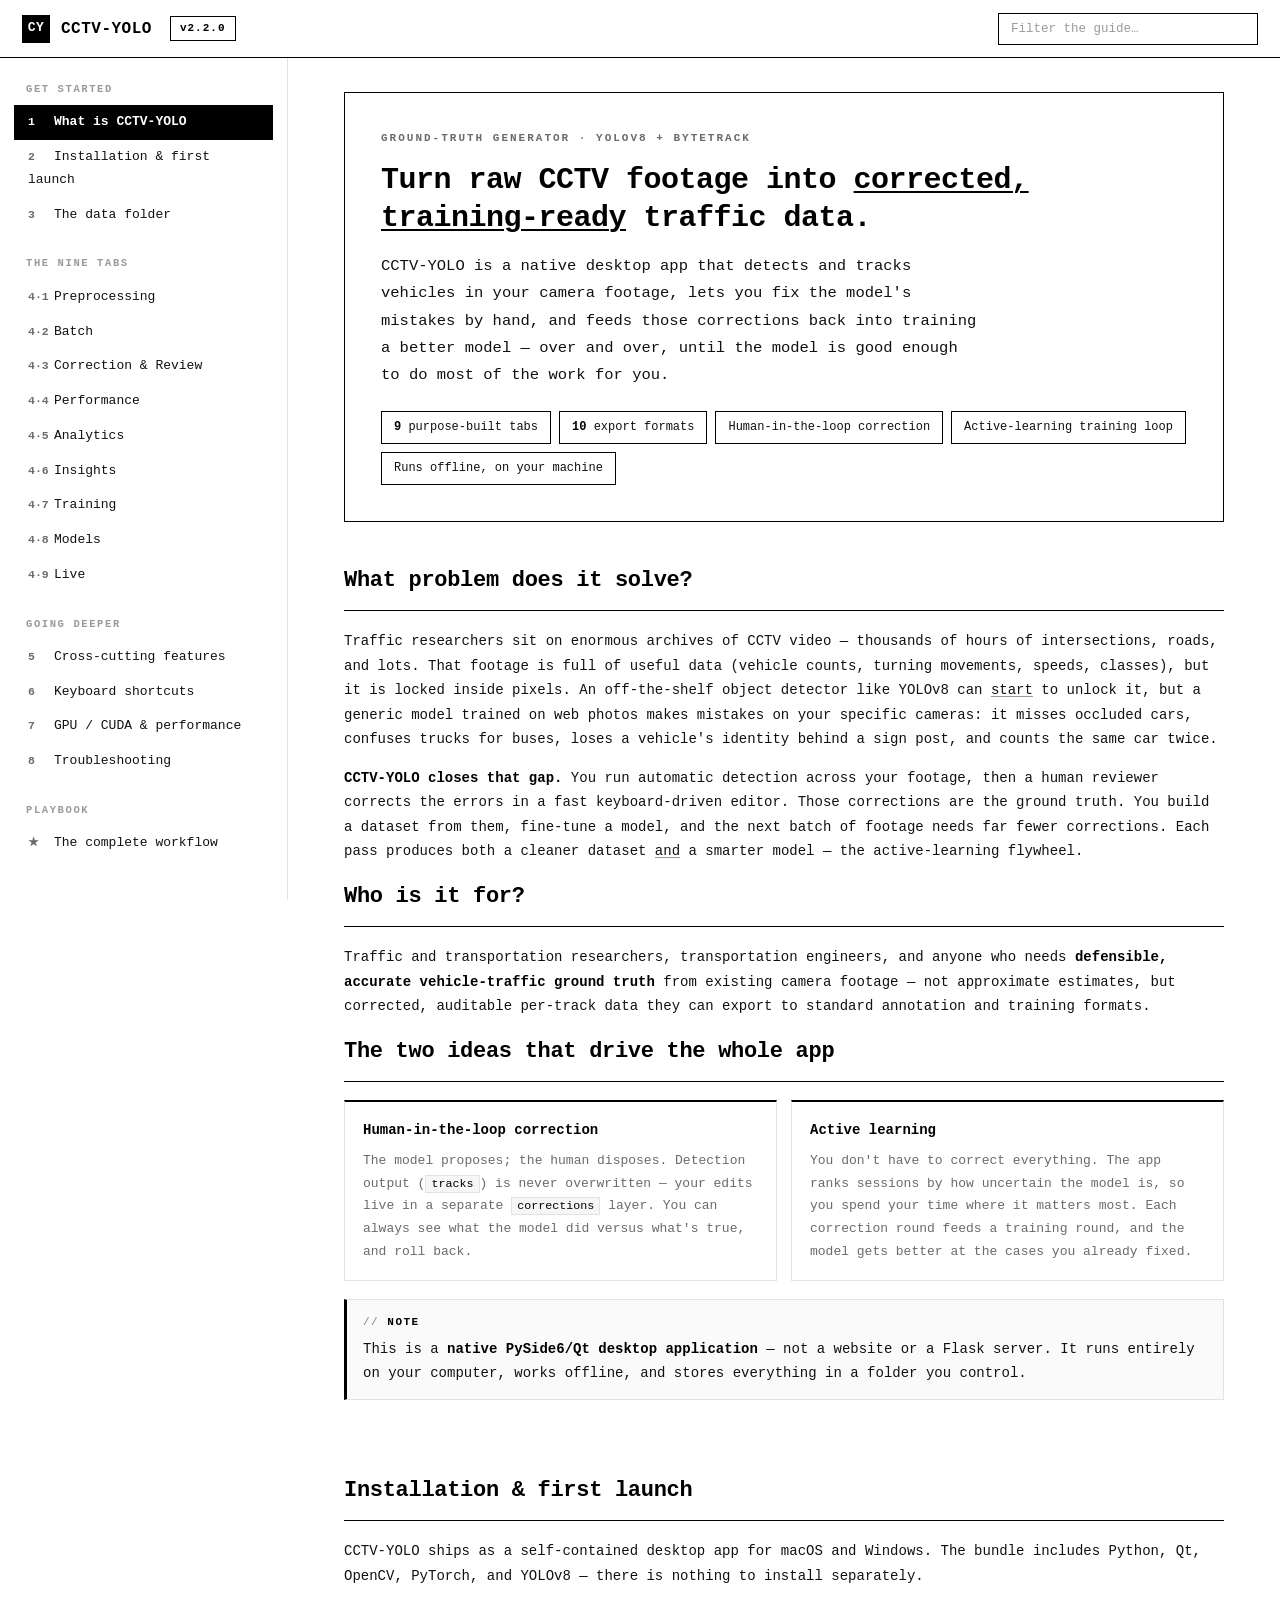
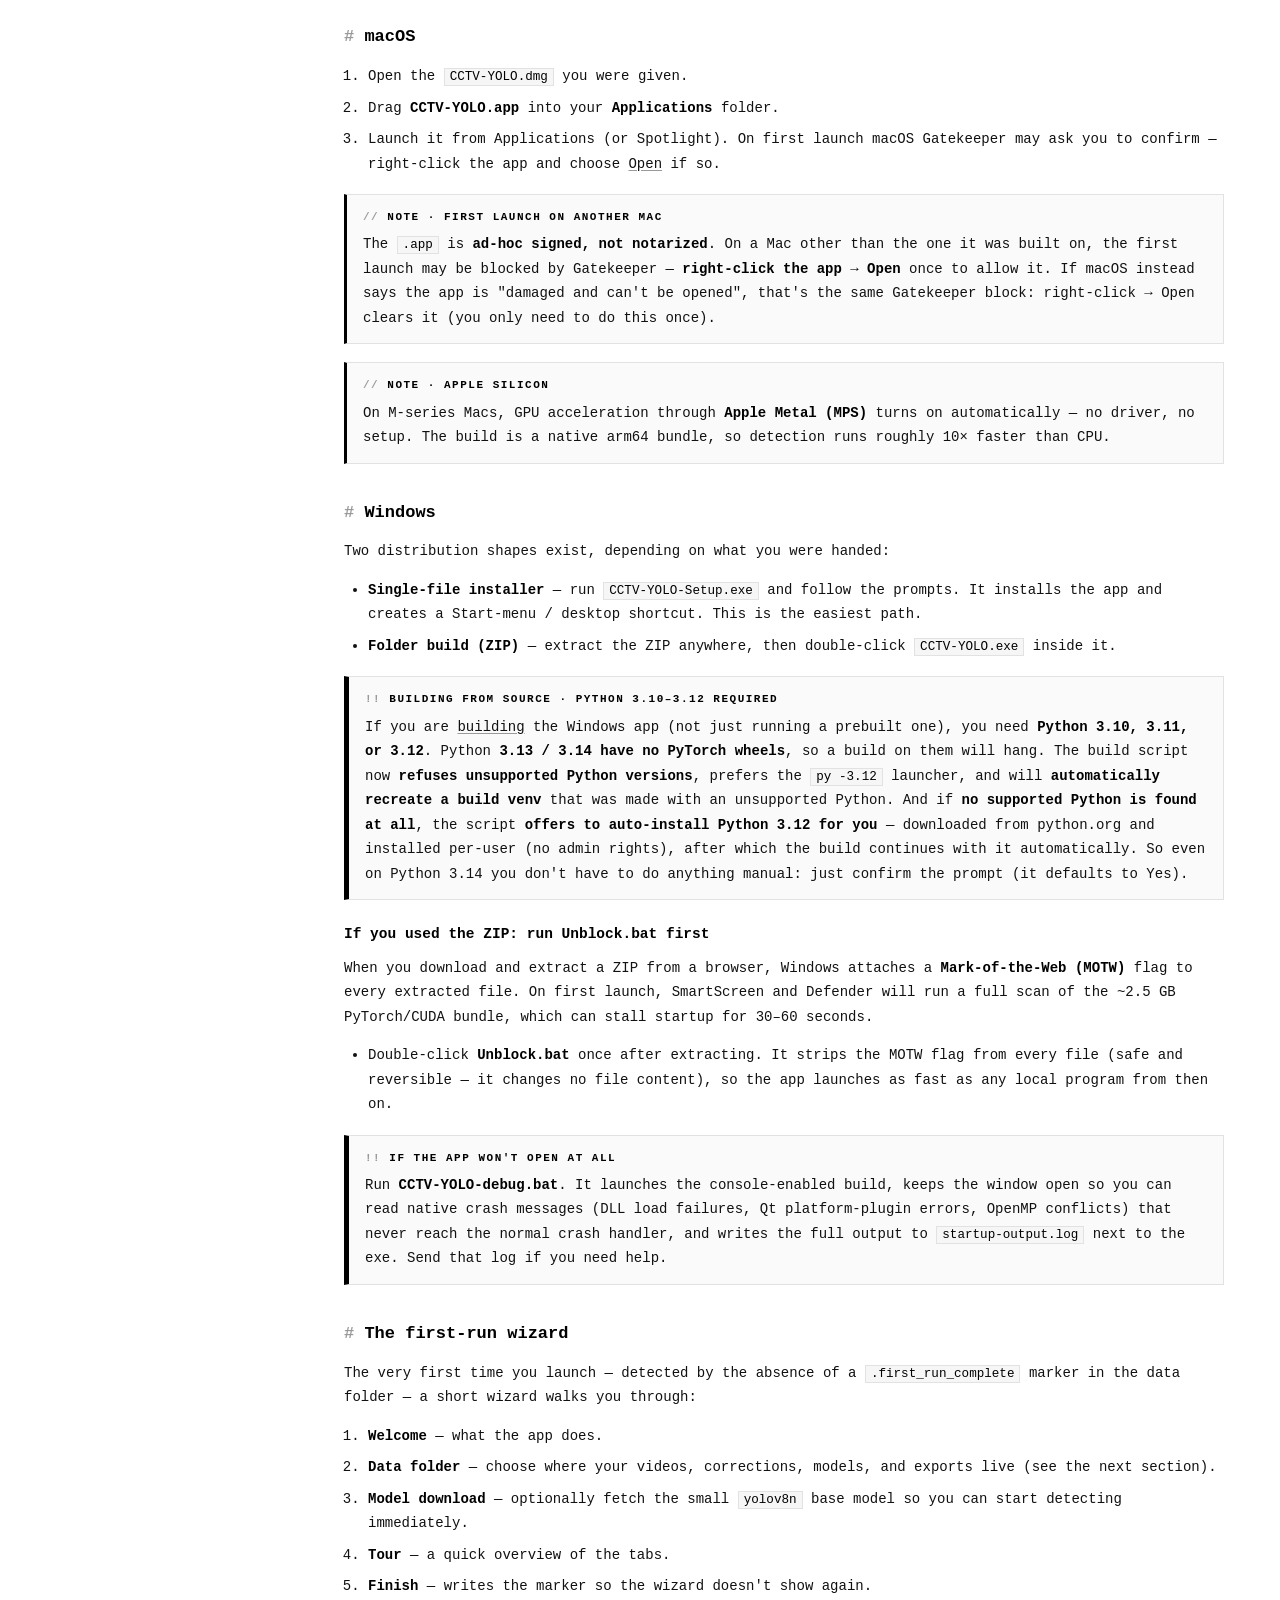
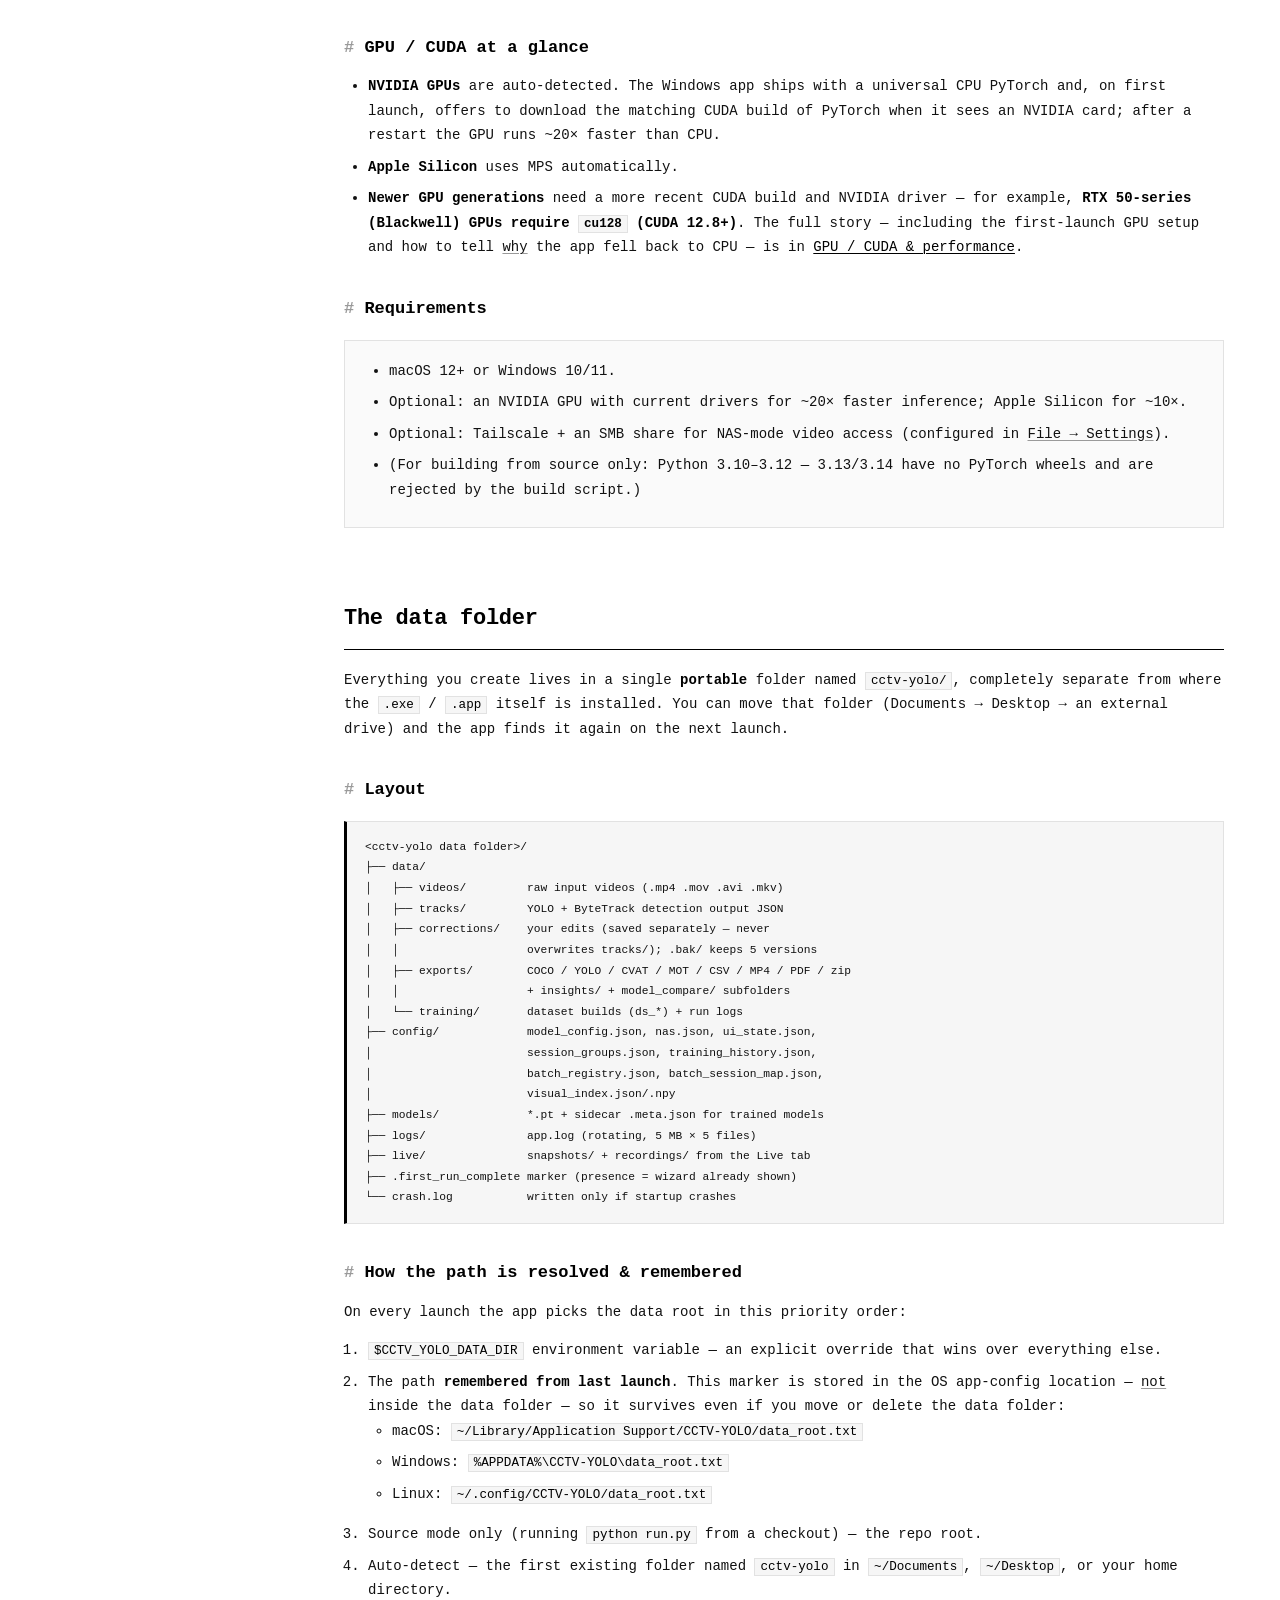
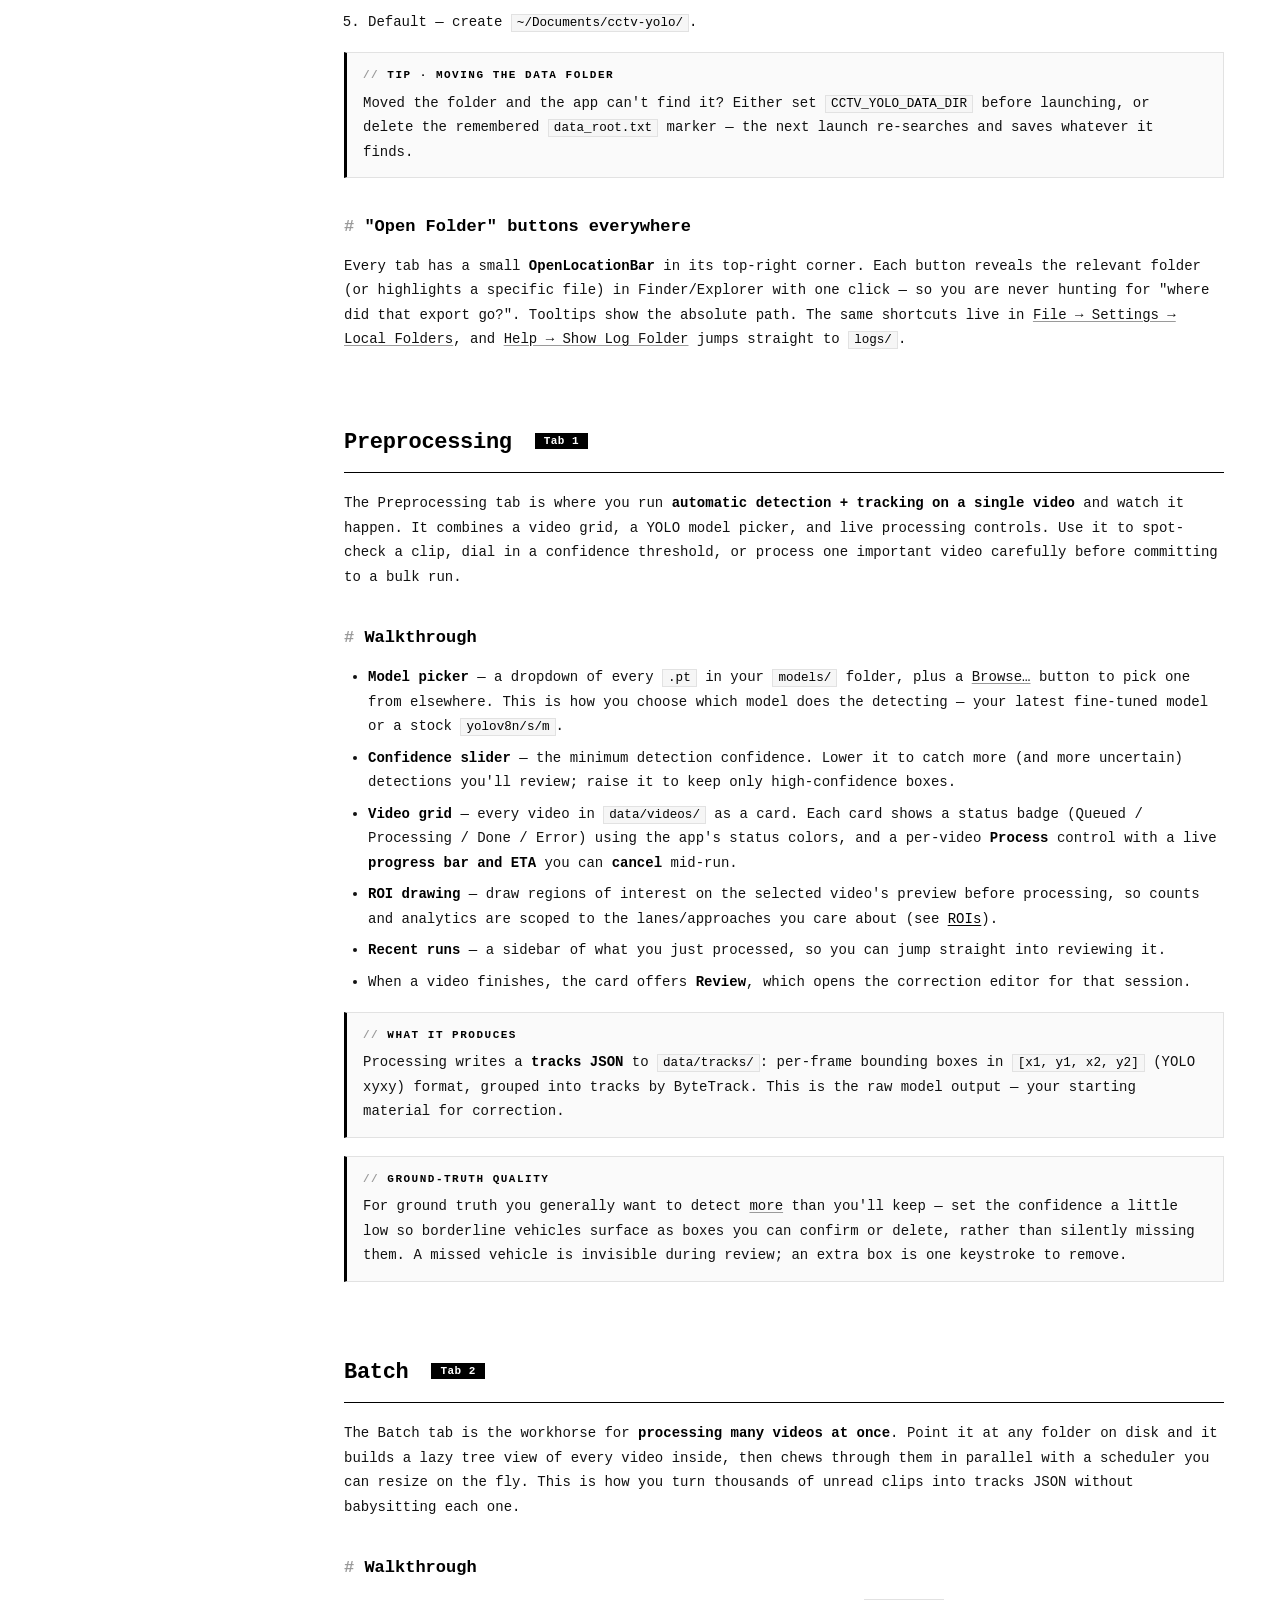
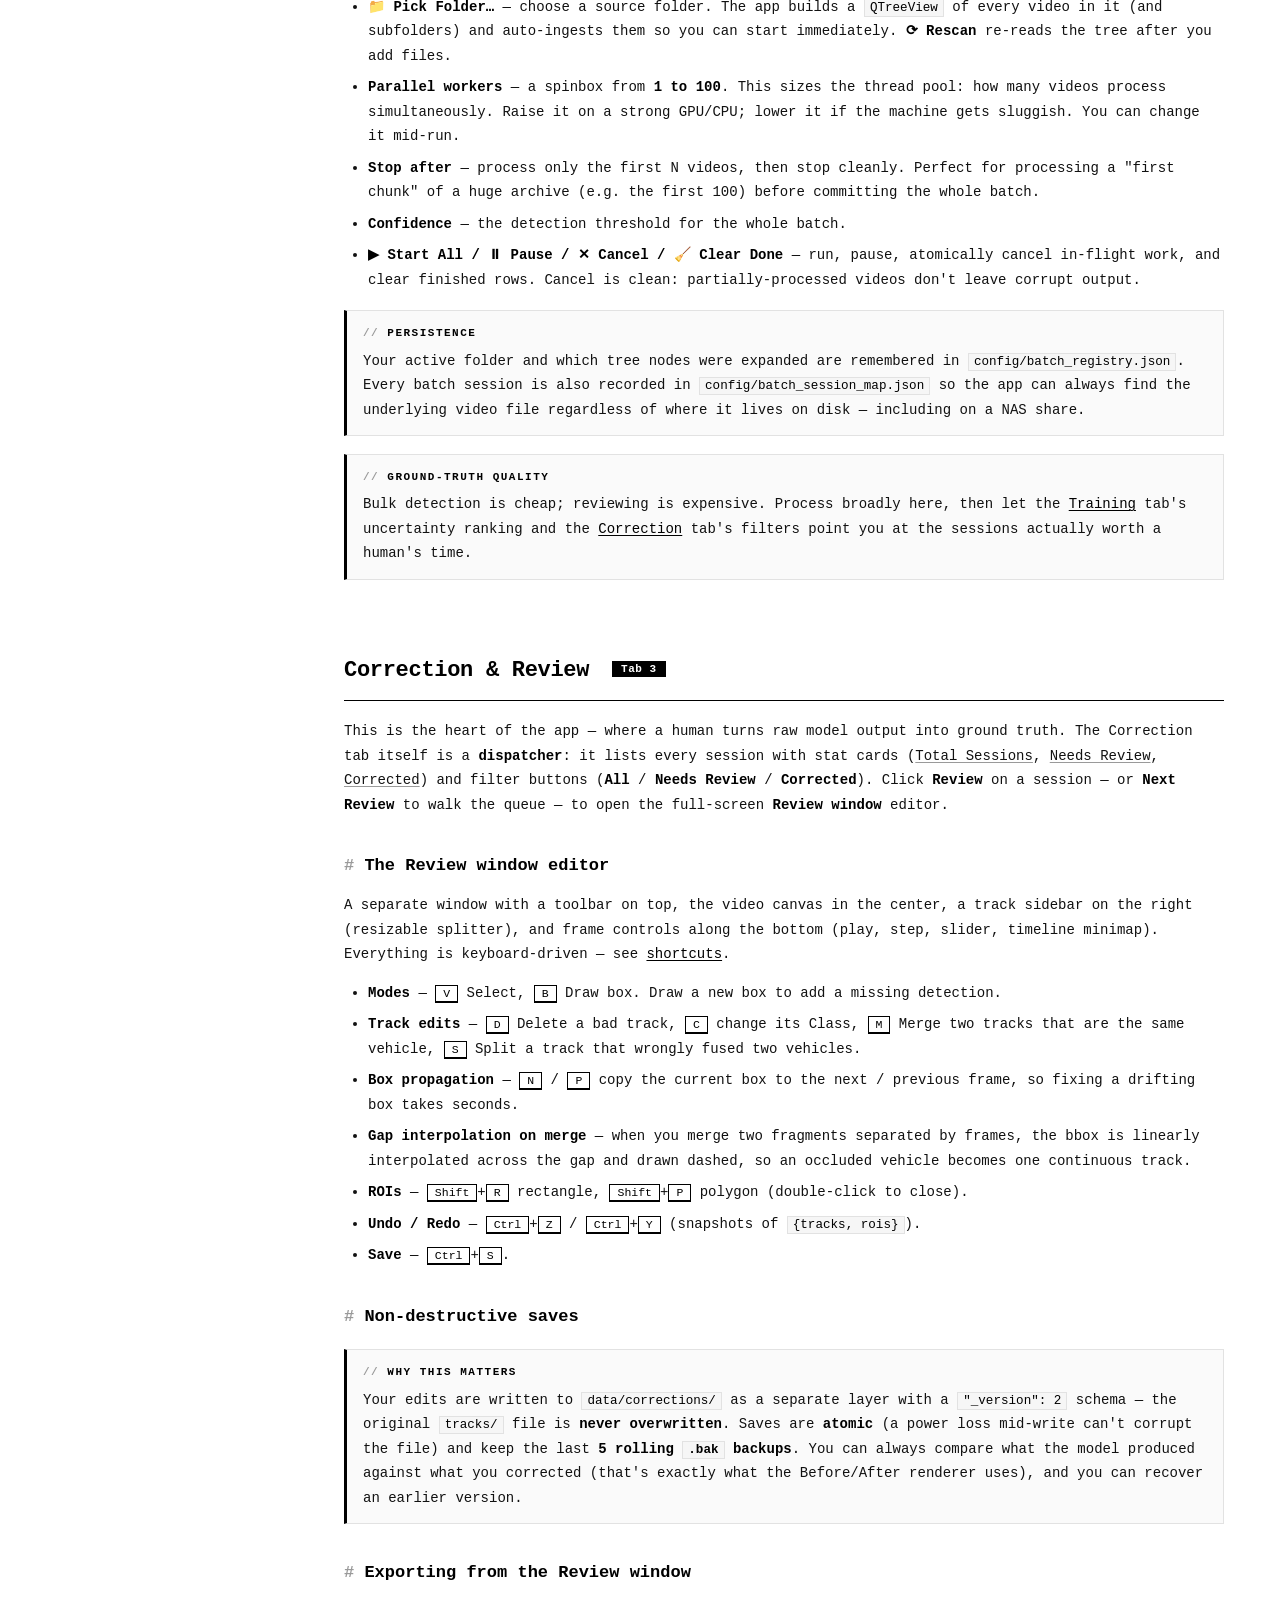
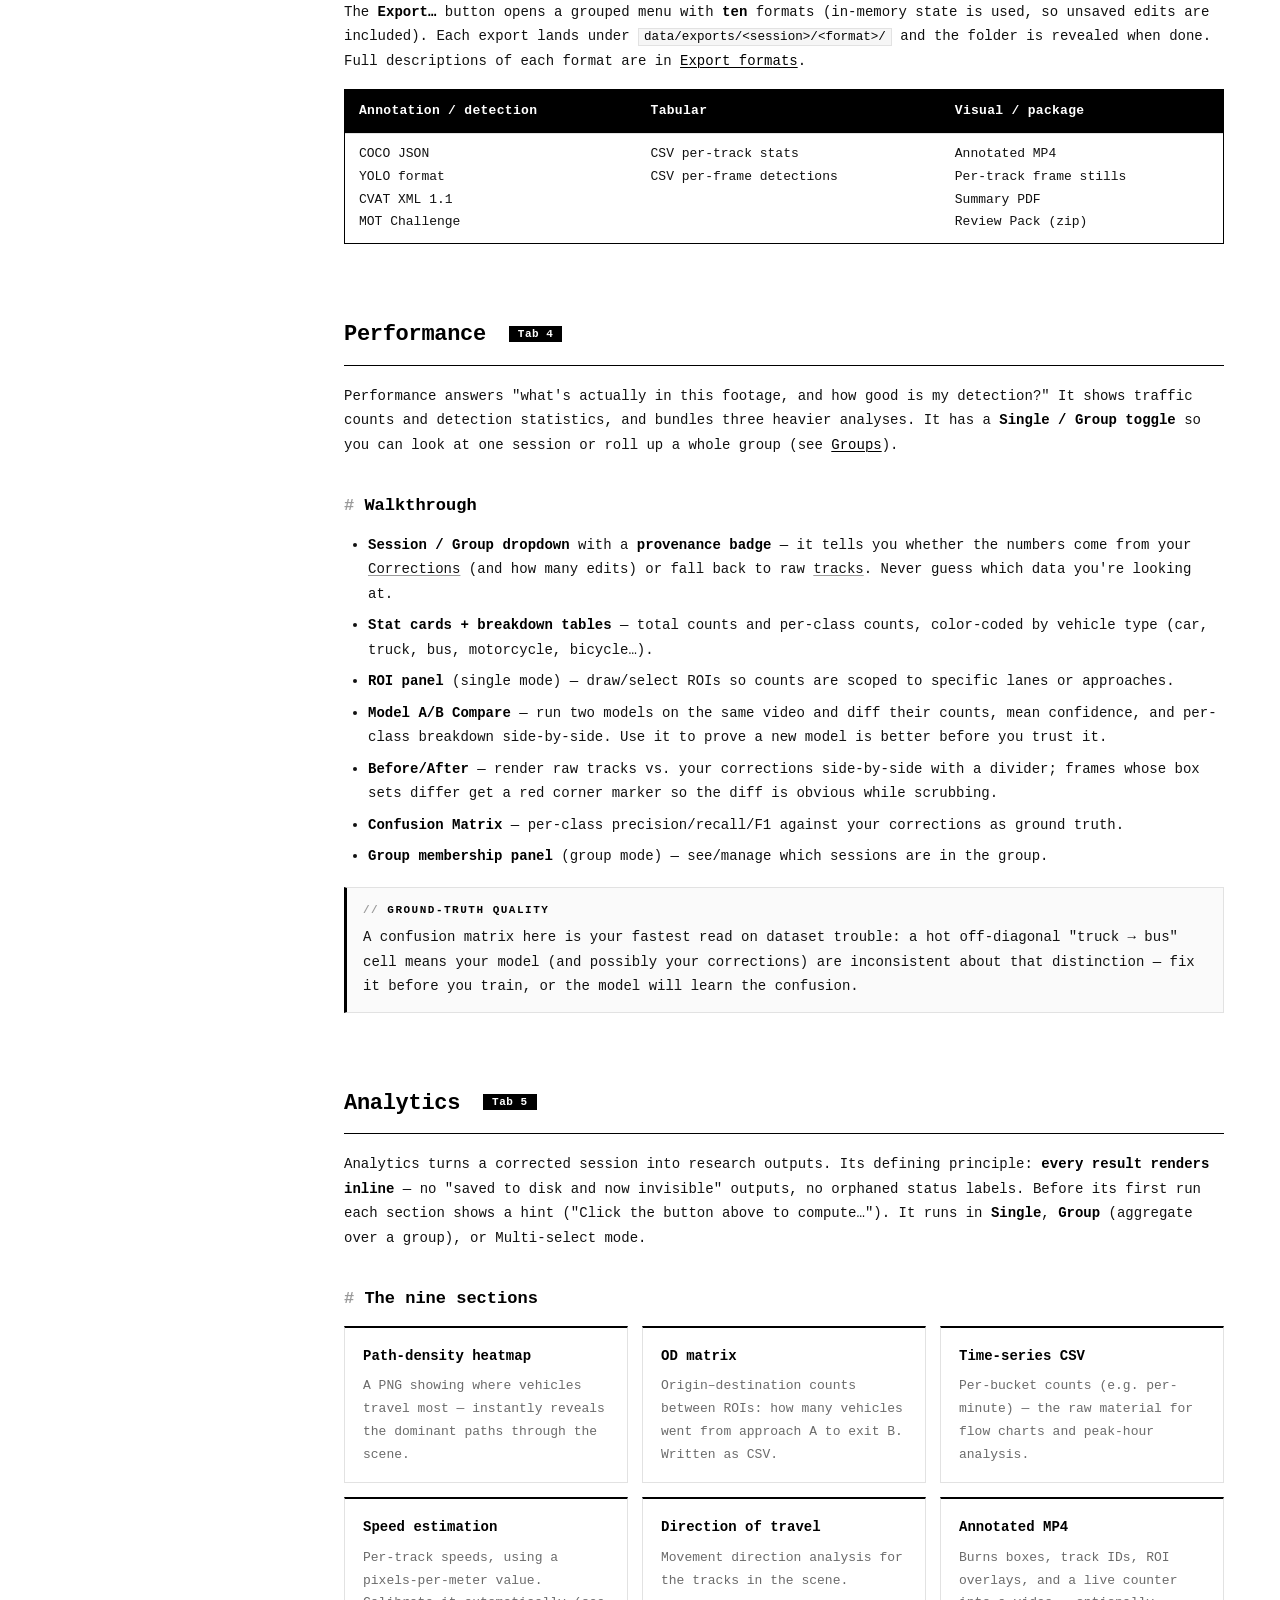
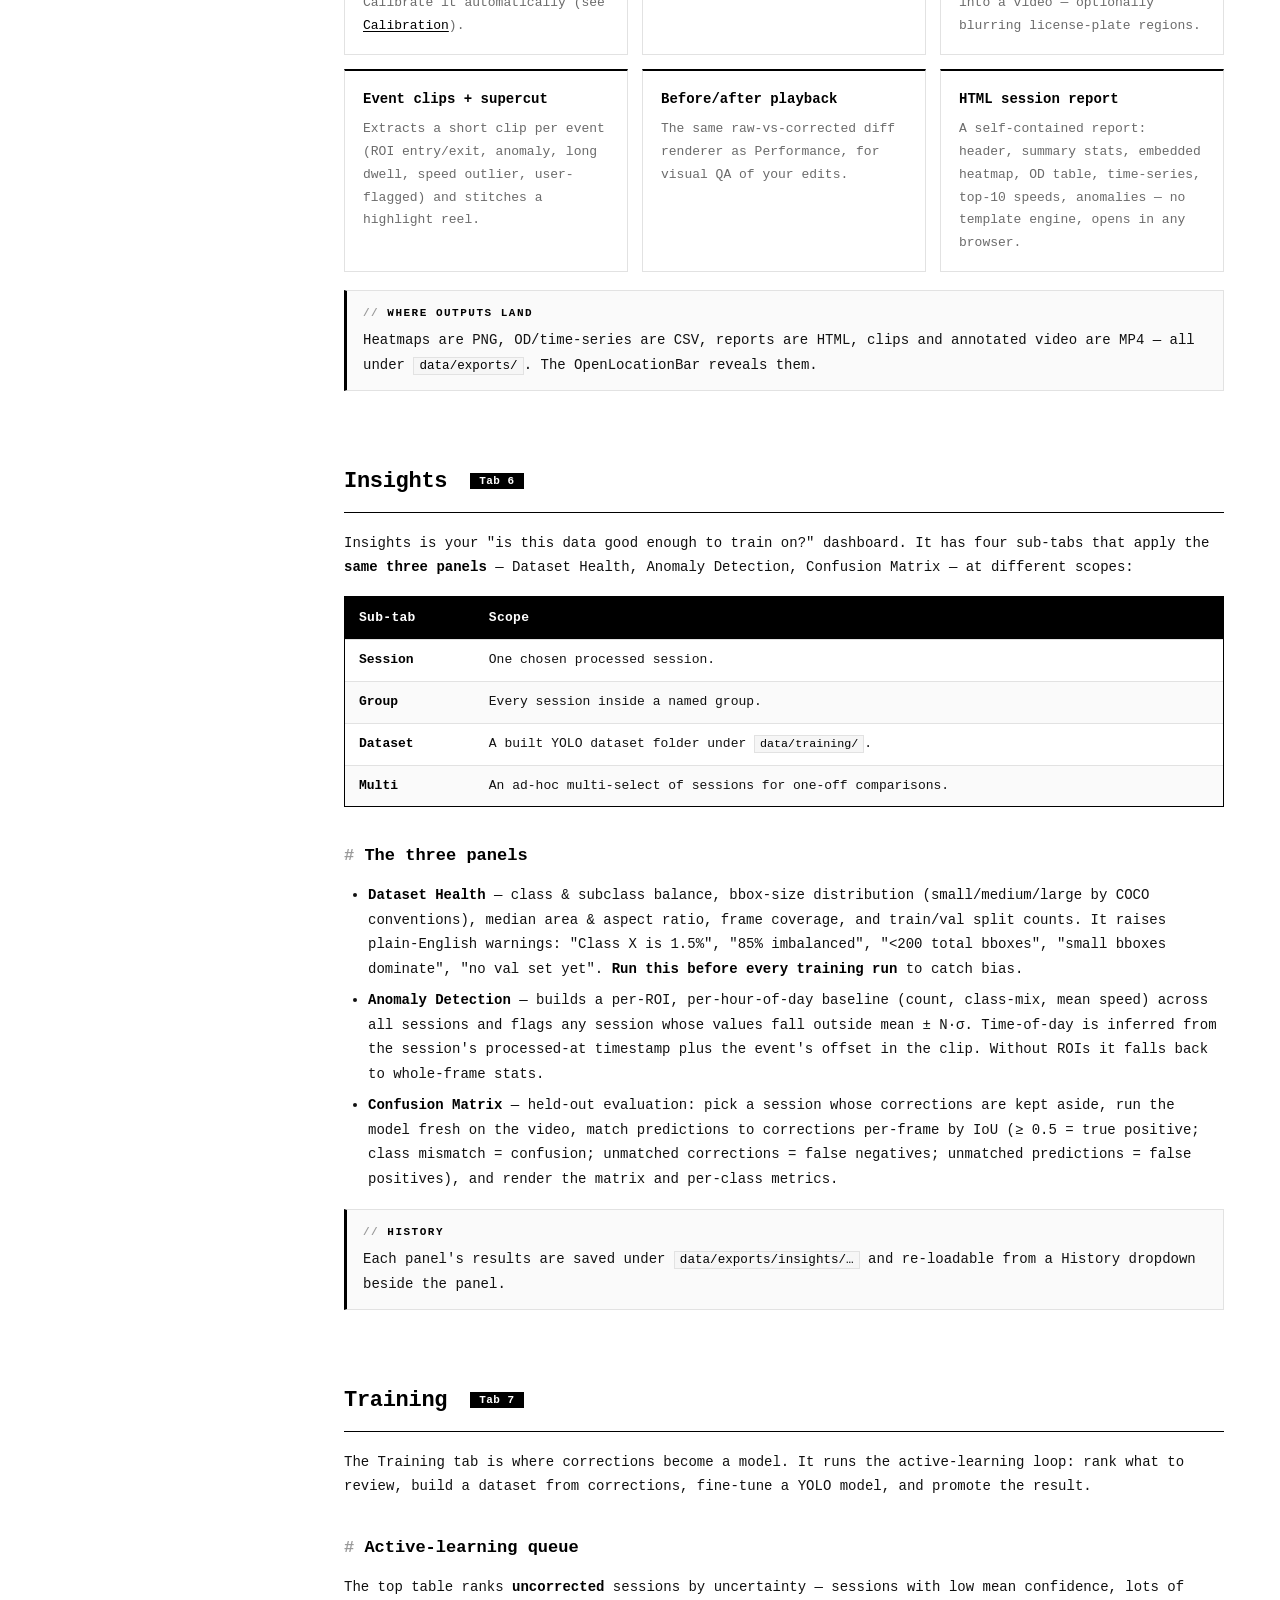
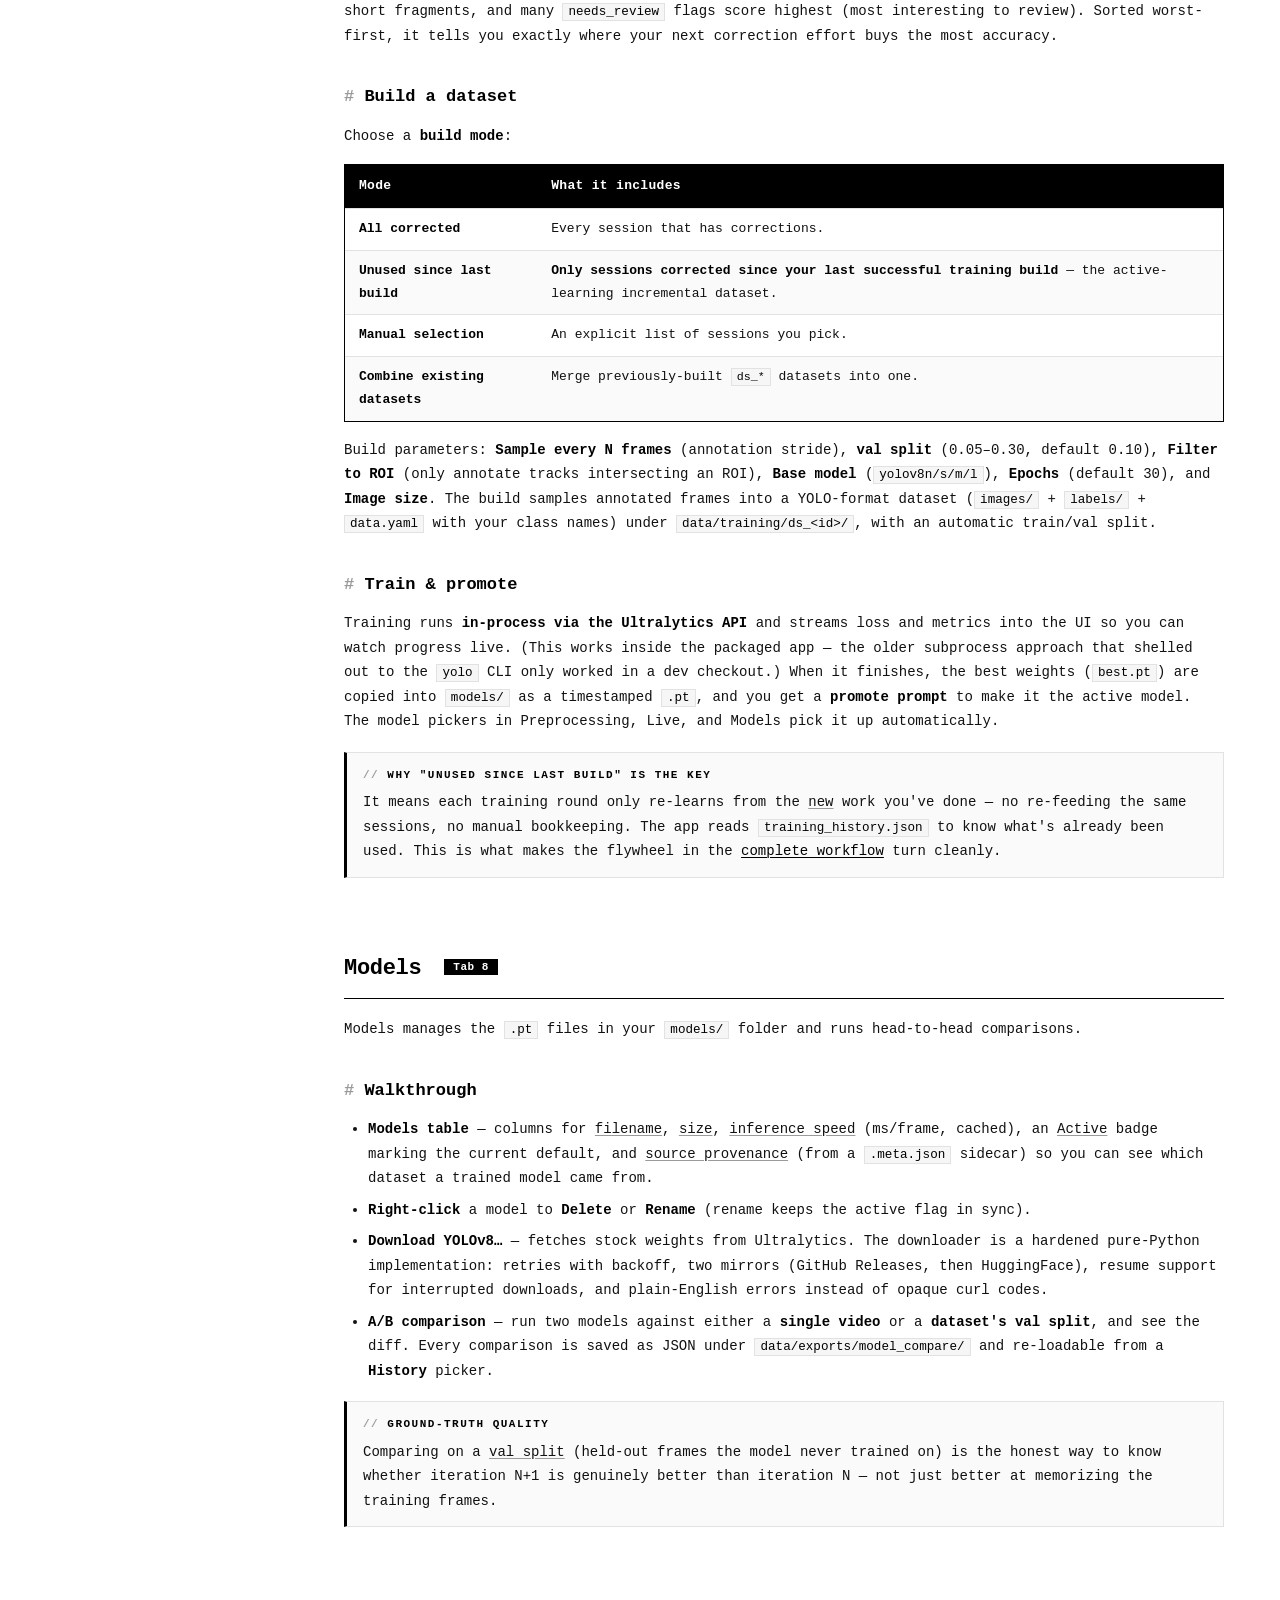
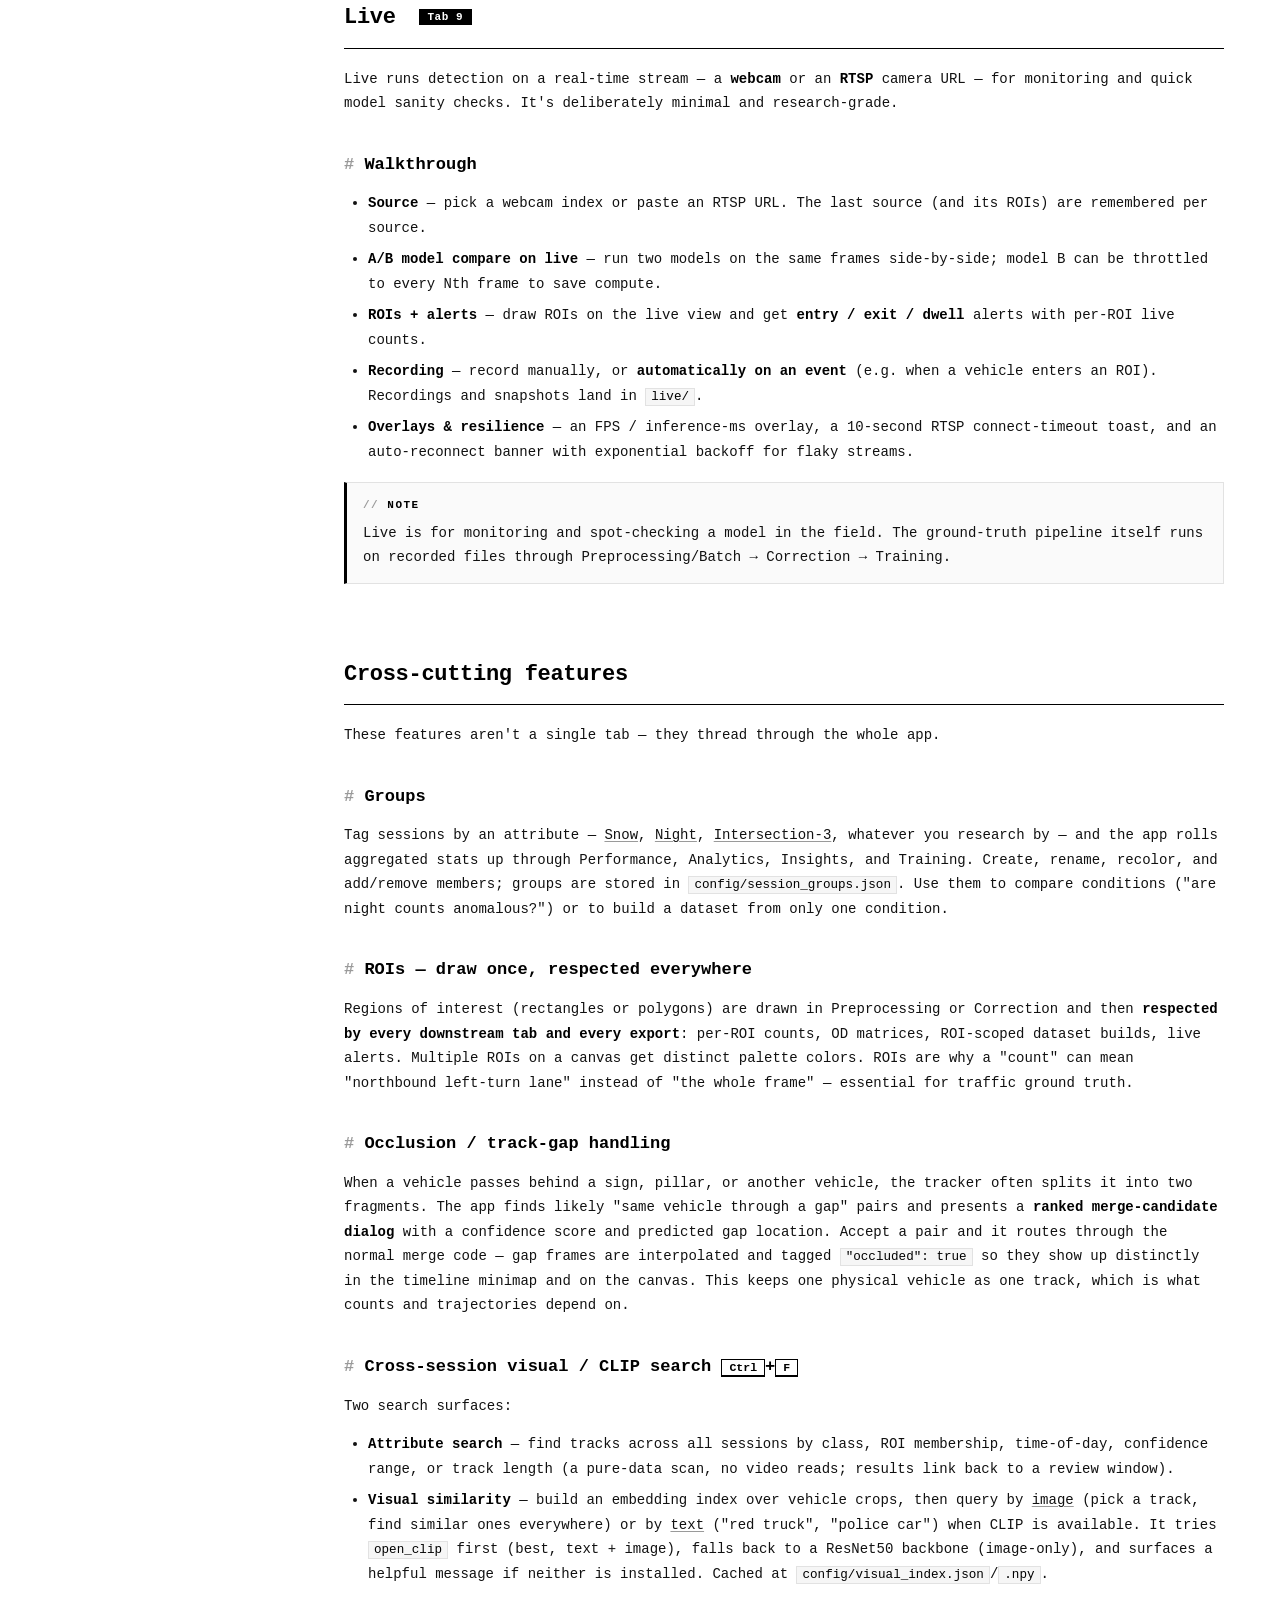
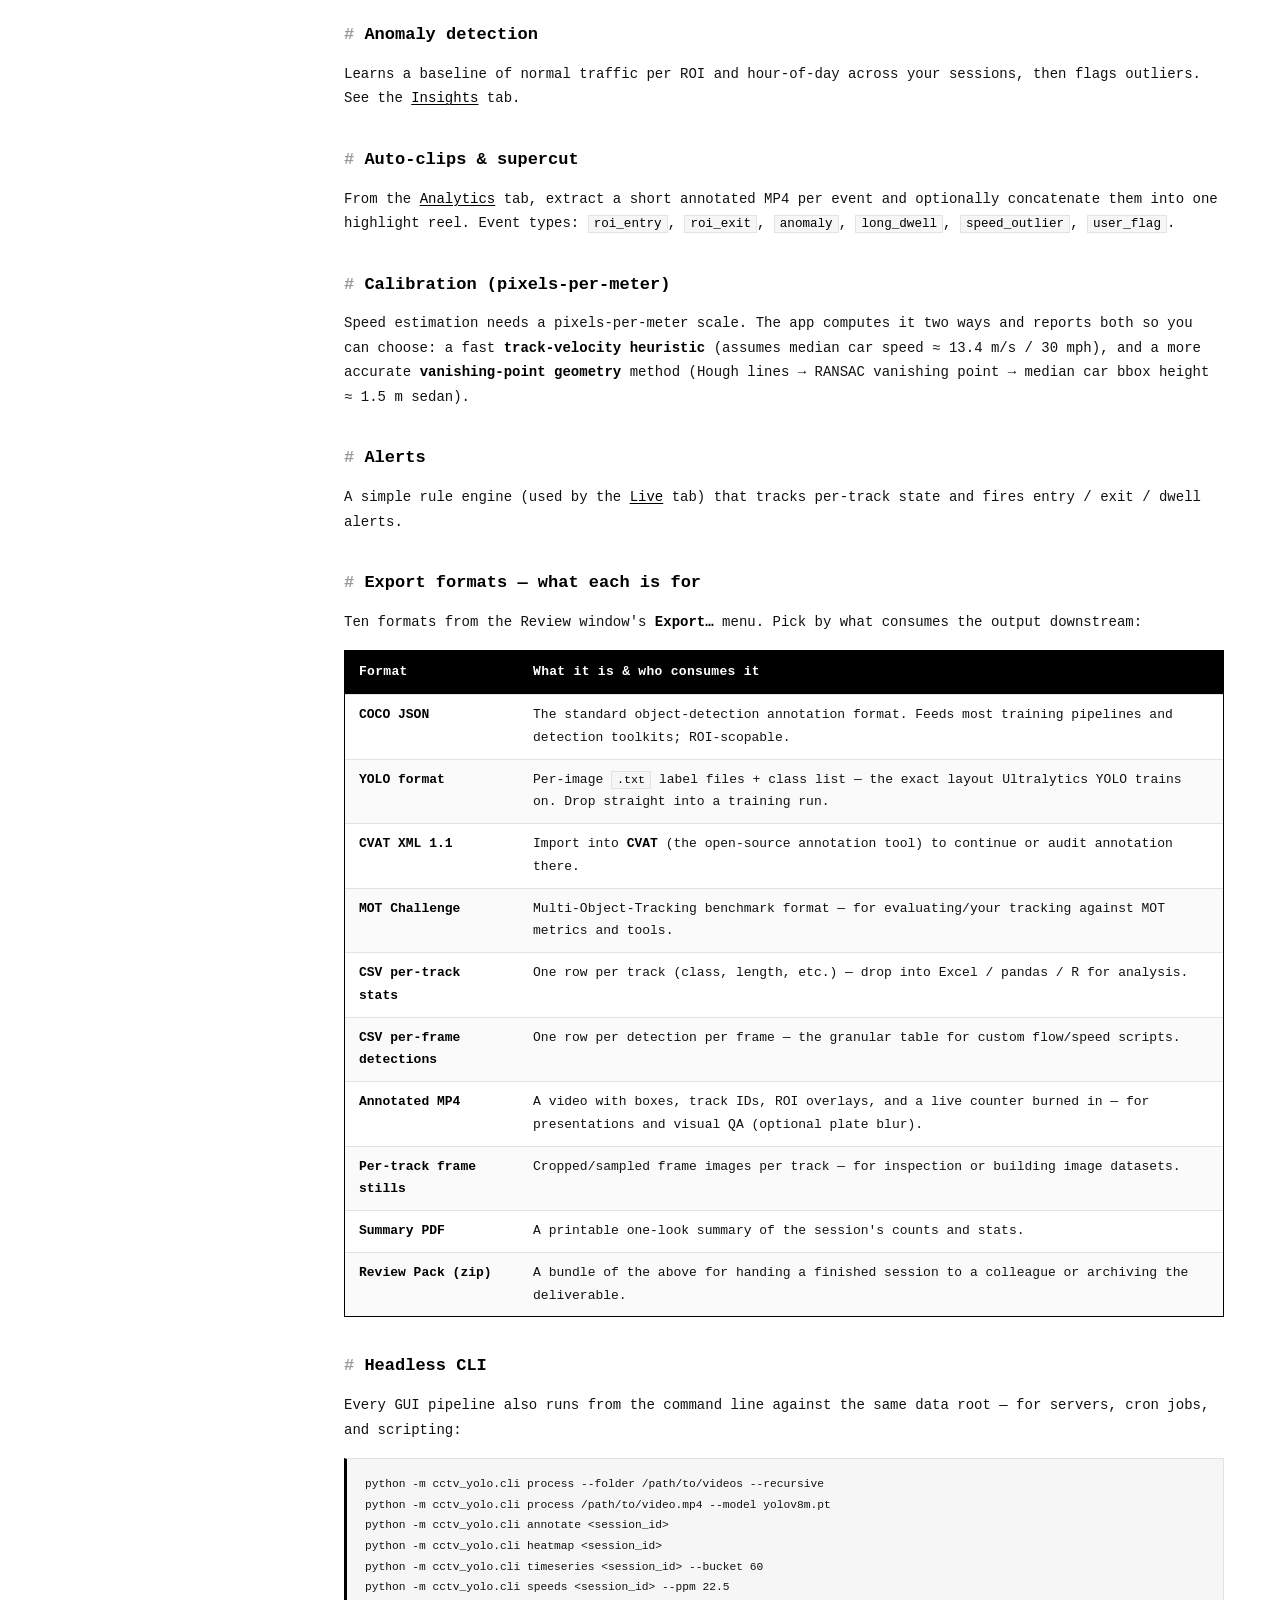
<file: software2/docs/USER_GUIDE.html>
<!DOCTYPE html>
<html lang="en">
<head>
<meta charset="UTF-8">
<meta name="viewport" content="width=device-width, initial-scale=1.0">
<title>CCTV-YOLO v2 — User Guide</title>
<style>
/* ============================================================
   CCTV-YOLO User Guide — minimalist monospace theme
   White background, black text, robotic (monospace) type.
   ============================================================ */
:root{
  --bg:#ffffff;
  --ink:#111111;       /* body text            */
  --ink-strong:#000000;/* headings, emphasis   */
  --muted:#6b6b6b;     /* secondary text       */
  --faint:#9a9a9a;     /* hints                */
  --line:#e2e2e2;      /* hairline dividers    */
  --line-strong:#000000;
  --fill:#f6f6f6;      /* code/callout panels  */
  --fill-2:#fafafa;    /* zebra rows           */
  --radius:0px;        /* sharp, technical     */
  --sidebar-w:288px;
  --topbar-h:58px;
  --mono:"JetBrains Mono","SF Mono","Cascadia Code","Roboto Mono",ui-monospace,Menlo,Consolas,"Courier New",monospace;
}
*{box-sizing:border-box;}
html{scroll-behavior:smooth;}
body{
  margin:0;
  font-family:var(--mono);
  background:var(--bg);
  color:var(--ink);
  font-size:14px;
  line-height:1.75;
  -webkit-font-smoothing:antialiased;
  text-rendering:optimizeLegibility;
}
a{color:var(--ink-strong);text-decoration:underline;text-underline-offset:2px;text-decoration-thickness:1px;}
a:hover{background:var(--ink-strong);color:var(--bg);text-decoration:none;}

/* ---------- Top bar ---------- */
.topbar{
  position:fixed;top:0;left:0;right:0;height:var(--topbar-h);z-index:50;
  display:flex;align-items:center;gap:18px;padding:0 22px;
  background:var(--bg);border-bottom:1px solid var(--line-strong);
}
.topbar .brand{display:flex;align-items:center;gap:11px;font-weight:700;font-size:16px;letter-spacing:.5px;white-space:nowrap;color:var(--ink-strong);}
.topbar .logo{
  width:28px;height:28px;border-radius:var(--radius);flex:0 0 auto;
  background:var(--ink-strong);
  display:flex;align-items:center;justify-content:center;font-size:13px;color:var(--bg);font-weight:700;letter-spacing:.5px;
}
.topbar .ver{
  font-size:11px;font-weight:700;letter-spacing:1px;color:var(--ink-strong);
  border:1px solid var(--line-strong);border-radius:var(--radius);padding:2px 9px;
}
.topbar .spacer{flex:1;}
#nav-search{
  width:260px;max-width:38vw;padding:8px 12px;border-radius:var(--radius);
  border:1px solid var(--line-strong);background:var(--bg);color:var(--ink);
  font-size:12.5px;font-family:var(--mono);outline:none;
}
#nav-search::placeholder{color:var(--faint);}
#nav-search:focus{outline:2px solid var(--ink-strong);outline-offset:-1px;}

/* ---------- Sidebar ---------- */
.sidebar{
  position:fixed;top:var(--topbar-h);left:0;bottom:0;width:var(--sidebar-w);z-index:40;
  overflow-y:auto;padding:22px 14px 60px;border-right:1px solid var(--line);
  background:var(--bg);
}
.sidebar::-webkit-scrollbar{width:9px;}
.sidebar::-webkit-scrollbar-thumb{background:var(--line);border-radius:8px;}
.sidebar h4{
  font-size:10.5px;text-transform:uppercase;letter-spacing:1.6px;color:var(--faint);
  margin:22px 12px 7px;font-weight:700;
}
.sidebar h4:first-child{margin-top:0;}
.sidebar a{
  display:block;color:var(--ink);font-size:13px;padding:6px 12px;border-radius:var(--radius);
  position:relative;text-decoration:none;border-left:2px solid transparent;
}
.sidebar a:hover{background:var(--fill);color:var(--ink-strong);}
.sidebar a.active{
  background:var(--ink-strong);color:var(--bg);border-left:2px solid var(--ink-strong);font-weight:700;
}
.sidebar a .num{display:inline-block;width:26px;color:var(--muted);font-weight:700;font-size:11.5px;}
.sidebar a.active .num{color:var(--bg);}
.sidebar a:hover .num{color:var(--ink-strong);}
.sidebar a.hidden-by-search{display:none;}

/* ---------- Main ---------- */
main{
  margin-left:var(--sidebar-w);padding:calc(var(--topbar-h) + 34px) 56px 120px;
  max-width:1000px;
}
section{margin-bottom:72px;scroll-margin-top:calc(var(--topbar-h) + 18px);}
section.fade{opacity:0;transform:translateY(10px);transition:opacity .45s ease, transform .45s ease;}
section.fade.shown{opacity:1;transform:none;}

h1{font-size:30px;line-height:1.25;margin:0 0 16px;font-weight:700;letter-spacing:-.5px;color:var(--ink-strong);}
h2{
  font-size:22px;margin:0 0 18px;font-weight:700;letter-spacing:-.3px;color:var(--ink-strong);
  padding-bottom:10px;border-bottom:1px solid var(--line-strong);
}
h2 .badge{
  font-size:11px;font-weight:700;color:var(--bg);background:var(--ink-strong);
  border-radius:var(--radius);padding:2px 9px;margin-left:10px;vertical-align:middle;letter-spacing:.5px;
}
h3{font-size:17px;margin:34px 0 12px;font-weight:700;color:var(--ink-strong);}
h3::before{content:"# ";color:var(--faint);}
h4.sub{font-size:14.5px;margin:22px 0 8px;font-weight:700;color:var(--ink-strong);}
p{margin:0 0 14px;}
ul,ol{margin:0 0 16px;padding-left:24px;}
li{margin-bottom:7px;}
strong{color:var(--ink-strong);font-weight:700;}
em{font-style:normal;text-decoration:underline;text-underline-offset:2px;text-decoration-color:var(--faint);}
.muted{color:var(--muted);}
.lead{font-size:15.5px;color:var(--ink);}

/* ---------- Hero ---------- */
.hero{
  background:var(--bg);
  border:1px solid var(--line-strong);border-radius:var(--radius);padding:36px 36px;margin-bottom:40px;
}
.hero .eyebrow{font-size:11px;letter-spacing:2px;text-transform:uppercase;color:var(--muted);font-weight:700;margin-bottom:14px;}
.hero h1 .grad{color:var(--ink-strong);text-decoration:underline;text-decoration-thickness:2px;text-underline-offset:3px;}
.hero p{font-size:15.5px;color:var(--ink);max-width:64ch;}
.pillrow{display:flex;flex-wrap:wrap;gap:8px;margin-top:22px;}
.pill{
  font-size:12px;border:1px solid var(--line-strong);background:var(--bg);
  border-radius:var(--radius);padding:5px 12px;color:var(--ink);
}
.pill b{color:var(--ink-strong);}

/* ---------- Cards / grids ---------- */
.card{
  background:var(--fill-2);border:1px solid var(--line);border-radius:var(--radius);
  padding:18px 20px;margin:16px 0;
}
.grid2{display:grid;grid-template-columns:1fr 1fr;gap:14px;}
.grid3{display:grid;grid-template-columns:repeat(3,1fr);gap:14px;}
.feat{
  background:var(--bg);border:1px solid var(--line);border-radius:var(--radius);
  padding:16px 18px;border-top:2px solid var(--ink-strong);
}
.feat h4{margin:0 0 7px;font-size:14px;color:var(--ink-strong);font-weight:700;}
/* color variants collapse to the single ink accent — minimalist */
.feat.pink,.feat.teal,.feat.yellow,.feat.mint{border-top-color:var(--ink-strong);}
.feat p{margin:0;font-size:13px;color:var(--muted);}

/* ---------- Tables ---------- */
.tablewrap{overflow-x:auto;border:1px solid var(--line-strong);border-radius:var(--radius);margin:16px 0;}
table{border-collapse:collapse;width:100%;font-size:13px;}
thead th{
  background:var(--ink-strong);color:var(--bg);text-align:left;padding:10px 14px;font-weight:700;
  letter-spacing:.3px;position:sticky;top:0;
}
tbody td{padding:9px 14px;border-top:1px solid var(--line);vertical-align:top;}
tbody tr:nth-child(even){background:var(--fill-2);}
tbody tr:hover{background:var(--fill);}
td code,td kbd{white-space:nowrap;}
.tcat{font-weight:700;color:var(--ink-strong);}

/* ---------- code / kbd ---------- */
code{
  font-family:var(--mono);font-size:.9em;background:var(--fill);
  border:1px solid var(--line);border-radius:var(--radius);padding:1px 5px;color:var(--ink-strong);
}
pre{
  background:var(--fill);border:1px solid var(--line);border-left:3px solid var(--ink-strong);
  border-radius:var(--radius);padding:15px 18px;overflow-x:auto;margin:16px 0;font-size:12.5px;line-height:1.65;
}
pre code{background:none;border:none;padding:0;color:var(--ink);}
kbd{
  font-family:var(--mono);font-size:11.5px;background:var(--bg);
  border:1px solid var(--ink-strong);border-bottom-width:2px;border-radius:var(--radius);
  padding:1px 7px;color:var(--ink-strong);white-space:nowrap;
}

/* ---------- callouts ---------- */
.callout{
  border-radius:var(--radius);padding:13px 16px;margin:18px 0;
  border:1px solid var(--line);border-left:3px solid var(--ink-strong);background:var(--fill-2);
}
.callout .clabel{font-weight:700;font-size:11px;letter-spacing:1.5px;text-transform:uppercase;display:block;margin-bottom:5px;color:var(--ink-strong);}
.callout .clabel::before{content:"// ";color:var(--faint);}
.callout p:last-child{margin-bottom:0;}
.callout.warn{border-left-width:5px;}
.callout.warn .clabel::before{content:"!! ";}

/* ---------- workflow diagram ---------- */
.flow{margin:26px 0;}
.flow-stage{display:flex;gap:18px;align-items:flex-start;position:relative;padding-bottom:8px;}
.flow-rail{flex:0 0 48px;display:flex;flex-direction:column;align-items:center;align-self:stretch;}
.flow-dot{
  width:42px;height:42px;border-radius:50%;flex:0 0 auto;
  display:flex;align-items:center;justify-content:center;font-weight:700;font-size:17px;color:var(--bg);
  background:var(--ink-strong);
}
.flow-line{flex:1;width:1px;background:var(--line-strong);margin:6px 0;min-height:18px;}
.flow-stage:last-child .flow-line{display:none;}
.flow-body{
  flex:1;background:var(--bg);border:1px solid var(--line);border-radius:var(--radius);
  padding:15px 18px;margin-bottom:18px;border-left:3px solid var(--ink-strong);
}
.flow-body h4{margin:0 0 6px;font-size:15px;color:var(--ink-strong);font-weight:700;}
.flow-body .where{font-size:11.5px;color:var(--muted);font-weight:700;letter-spacing:.3px;}
.flow-body p{margin:8px 0 0;font-size:13px;}
.flow-loop{margin-top:8px;text-align:center;font-size:12.5px;color:var(--ink-strong);font-weight:700;}
.svg-flow{width:100%;height:auto;margin:20px 0;background:var(--bg);border:1px solid var(--line);border-radius:var(--radius);padding:10px;}

/* steptip */
.steptip{font-size:12px;color:var(--muted);margin-top:8px;display:flex;gap:7px;}
.steptip b{color:var(--ink-strong);}

/* swatches */
.swatches{display:flex;flex-wrap:wrap;gap:12px;margin:16px 0;}
.swatch{border:1px solid var(--line);border-radius:var(--radius);overflow:hidden;width:118px;font-size:11px;}
.swatch .chip{height:54px;}
.swatch .meta{padding:7px 9px;background:var(--bg);}
.swatch .meta b{display:block;color:var(--ink-strong);font-size:12px;}
.swatch .meta span{color:var(--muted);font-family:var(--mono);font-size:10.5px;}

.divider{height:1px;background:var(--line);margin:40px 0;border:0;}

/* ---------- responsive ---------- */
.menu-toggle{display:none;}
@media (max-width:980px){
  :root{--sidebar-w:0px;}
  .sidebar{
    transform:translateX(-100%);transition:transform .25s;width:280px;
    box-shadow:6px 0 30px rgba(0,0,0,.15);
  }
  .sidebar.open{transform:translateX(0);}
  main{margin-left:0;padding:calc(var(--topbar-h) + 24px) 22px 100px;}
  #nav-search{width:150px;}
  .menu-toggle{display:flex;align-items:center;justify-content:center;width:36px;height:36px;
    border-radius:var(--radius);border:1px solid var(--line-strong);background:var(--bg);color:var(--ink-strong);cursor:pointer;font-size:17px;}
  .grid2,.grid3{grid-template-columns:1fr;}
}

/* ---------- print ---------- */
@media print{
  :root{--sidebar-w:0;}
  .topbar,.sidebar,.menu-toggle,#backtotop{display:none !important;}
  main{margin:0;max-width:none;padding:0;}
  body{background:#fff;color:#000;font-size:11pt;}
  section{opacity:1 !important;transform:none !important;page-break-inside:avoid;margin-bottom:26px;}
  h1,h2,h3,h4{color:#000 !important;page-break-after:avoid;}
  .hero,.card,.feat,.flow-body,.callout,pre{border:1px solid #999;background:#fff;}
  thead th{background:#000 !important;color:#fff !important;-webkit-print-color-adjust:exact;print-color-adjust:exact;}
  .flow-dot{background:#000 !important;-webkit-print-color-adjust:exact;print-color-adjust:exact;}
  a{color:#000;}
}
#backtotop{
  position:fixed;right:22px;bottom:22px;z-index:45;width:42px;height:42px;border-radius:50%;
  background:var(--ink-strong);color:var(--bg);border:none;cursor:pointer;font-size:18px;
  opacity:0;pointer-events:none;transition:opacity .2s;
}
#backtotop.show{opacity:1;pointer-events:auto;}
#backtotop:hover{background:var(--bg);color:var(--ink-strong);outline:1px solid var(--ink-strong);}

</style>
</head>
<body>

<!-- ====================== TOP BAR ====================== -->
<header class="topbar">
  <button class="menu-toggle" id="menuToggle" aria-label="Toggle navigation">☰</button>
  <div class="brand"><span class="logo">CY</span> CCTV-YOLO</div>
  <span class="ver">v2.2.0</span>
  <span class="spacer"></span>
  <input id="nav-search" type="search" placeholder="Filter the guide…" autocomplete="off" spellcheck="false">
</header>

<!-- ====================== SIDEBAR ====================== -->
<nav class="sidebar" id="sidebar">
  <h4>Get started</h4>
  <a href="#intro"><span class="num">1</span>What is CCTV-YOLO</a>
  <a href="#install"><span class="num">2</span>Installation &amp; first launch</a>
  <a href="#datafolder"><span class="num">3</span>The data folder</a>
  <h4>The nine tabs</h4>
  <a href="#tab-preprocessing"><span class="num">4·1</span>Preprocessing</a>
  <a href="#tab-batch"><span class="num">4·2</span>Batch</a>
  <a href="#tab-correction"><span class="num">4·3</span>Correction &amp; Review</a>
  <a href="#tab-performance"><span class="num">4·4</span>Performance</a>
  <a href="#tab-analytics"><span class="num">4·5</span>Analytics</a>
  <a href="#tab-insights"><span class="num">4·6</span>Insights</a>
  <a href="#tab-training"><span class="num">4·7</span>Training</a>
  <a href="#tab-models"><span class="num">4·8</span>Models</a>
  <a href="#tab-live"><span class="num">4·9</span>Live</a>
  <h4>Going deeper</h4>
  <a href="#crosscutting"><span class="num">5</span>Cross-cutting features</a>
  <a href="#shortcuts"><span class="num">6</span>Keyboard shortcuts</a>
  <a href="#gpu"><span class="num">7</span>GPU / CUDA &amp; performance</a>
  <a href="#troubleshooting"><span class="num">8</span>Troubleshooting</a>
  <h4>Playbook</h4>
  <a href="#workflow"><span class="num">★</span>The complete workflow</a>
</nav>

<main>

<!-- ============ 1. INTRO ============ -->
<section id="intro">
  <div class="hero">
    <div class="eyebrow">Ground-truth generator · YOLOv8 + ByteTrack</div>
    <h1>Turn raw CCTV footage into <span class="grad">corrected, training-ready</span> traffic data.</h1>
    <p class="lead">CCTV-YOLO is a native desktop app that detects and tracks vehicles in your camera footage, lets you fix the model's mistakes by hand, and feeds those corrections back into training a better model — over and over, until the model is good enough to do most of the work for you.</p>
    <div class="pillrow">
      <span class="pill"><b>9</b> purpose-built tabs</span>
      <span class="pill"><b>10</b> export formats</span>
      <span class="pill">Human-in-the-loop correction</span>
      <span class="pill">Active-learning training loop</span>
      <span class="pill">Runs offline, on your machine</span>
    </div>
  </div>

  <h2>What problem does it solve?</h2>
  <p>Traffic researchers sit on enormous archives of CCTV video — thousands of hours of intersections, roads, and lots. That footage is full of useful data (vehicle counts, turning movements, speeds, classes), but it is locked inside pixels. An off-the-shelf object detector like YOLOv8 can <em>start</em> to unlock it, but a generic model trained on web photos makes mistakes on your specific cameras: it misses occluded cars, confuses trucks for buses, loses a vehicle's identity behind a sign post, and counts the same car twice.</p>
  <p><strong>CCTV-YOLO closes that gap.</strong> You run automatic detection across your footage, then a human reviewer corrects the errors in a fast keyboard-driven editor. Those corrections are the ground truth. You build a dataset from them, fine-tune a model, and the next batch of footage needs far fewer corrections. Each pass produces both a cleaner dataset <em>and</em> a smarter model — the active-learning flywheel.</p>

  <h2>Who is it for?</h2>
  <p>Traffic and transportation researchers, transportation engineers, and anyone who needs <strong>defensible, accurate vehicle-traffic ground truth</strong> from existing camera footage — not approximate estimates, but corrected, auditable per-track data they can export to standard annotation and training formats.</p>

  <h2>The two ideas that drive the whole app</h2>
  <div class="grid2">
    <div class="feat pink">
      <h4>Human-in-the-loop correction</h4>
      <p>The model proposes; the human disposes. Detection output (<code>tracks</code>) is never overwritten — your edits live in a separate <code>corrections</code> layer. You can always see what the model did versus what's true, and roll back.</p>
    </div>
    <div class="feat">
      <h4>Active learning</h4>
      <p>You don't have to correct everything. The app ranks sessions by how uncertain the model is, so you spend your time where it matters most. Each correction round feeds a training round, and the model gets better at the cases you already fixed.</p>
    </div>
  </div>
  <div class="callout note">
    <span class="clabel">Note</span>
    <p>This is a <strong>native PySide6/Qt desktop application</strong> — not a website or a Flask server. It runs entirely on your computer, works offline, and stores everything in a folder you control.</p>
  </div>
</section>

<!-- ============ 2. INSTALL ============ -->
<section id="install">
  <h2>Installation &amp; first launch</h2>
  <p>CCTV-YOLO ships as a self-contained desktop app for macOS and Windows. The bundle includes Python, Qt, OpenCV, PyTorch, and YOLOv8 — there is nothing to install separately.</p>

  <h3>macOS</h3>
  <ol>
    <li>Open the <code>CCTV-YOLO.dmg</code> you were given.</li>
    <li>Drag <strong>CCTV-YOLO.app</strong> into your <strong>Applications</strong> folder.</li>
    <li>Launch it from Applications (or Spotlight). On first launch macOS Gatekeeper may ask you to confirm — right-click the app and choose <em>Open</em> if so.</li>
  </ol>
  <div class="callout note">
    <span class="clabel">Note · First launch on another Mac</span>
    <p>The <code>.app</code> is <strong>ad-hoc signed, not notarized</strong>. On a Mac other than the one it was built on, the first launch may be blocked by Gatekeeper — <strong>right-click the app → Open</strong> once to allow it. If macOS instead says the app is "damaged and can't be opened", that's the same Gatekeeper block: right-click → Open clears it (you only need to do this once).</p>
  </div>
  <div class="callout note">
    <span class="clabel">Note · Apple Silicon</span>
    <p>On M-series Macs, GPU acceleration through <strong>Apple Metal (MPS)</strong> turns on automatically — no driver, no setup. The build is a native arm64 bundle, so detection runs roughly 10× faster than CPU.</p>
  </div>

  <h3>Windows</h3>
  <p>Two distribution shapes exist, depending on what you were handed:</p>
  <ul>
    <li><strong>Single-file installer</strong> — run <code>CCTV-YOLO-Setup.exe</code> and follow the prompts. It installs the app and creates a Start-menu / desktop shortcut. This is the easiest path.</li>
    <li><strong>Folder build (ZIP)</strong> — extract the ZIP anywhere, then double-click <code>CCTV-YOLO.exe</code> inside it.</li>
  </ul>

  <div class="callout warn">
    <span class="clabel">Building from source · Python 3.10–3.12 required</span>
    <p>If you are <em>building</em> the Windows app (not just running a prebuilt one), you need <strong>Python 3.10, 3.11, or 3.12</strong>. Python <strong>3.13 / 3.14 have no PyTorch wheels</strong>, so a build on them will hang. The build script now <strong>refuses unsupported Python versions</strong>, prefers the <code>py -3.12</code> launcher, and will <strong>automatically recreate a build venv</strong> that was made with an unsupported Python. And if <strong>no supported Python is found at all</strong>, the script <strong>offers to auto-install Python 3.12 for you</strong> — downloaded from python.org and installed per-user (no admin rights), after which the build continues with it automatically. So even on Python 3.14 you don't have to do anything manual: just confirm the prompt (it defaults to Yes).</p>
  </div>

  <h4 class="sub">If you used the ZIP: run Unblock.bat first</h4>
  <p>When you download and extract a ZIP from a browser, Windows attaches a <strong>Mark-of-the-Web (MOTW)</strong> flag to every extracted file. On first launch, SmartScreen and Defender will run a full scan of the ~2.5 GB PyTorch/CUDA bundle, which can stall startup for 30–60 seconds.</p>
  <ul>
    <li>Double-click <strong>Unblock.bat</strong> once after extracting. It strips the MOTW flag from every file (safe and reversible — it changes no file content), so the app launches as fast as any local program from then on.</li>
  </ul>
  <div class="callout warn">
    <span class="clabel">If the app won't open at all</span>
    <p>Run <strong>CCTV-YOLO-debug.bat</strong>. It launches the console-enabled build, keeps the window open so you can read native crash messages (DLL load failures, Qt platform-plugin errors, OpenMP conflicts) that never reach the normal crash handler, and writes the full output to <code>startup-output.log</code> next to the exe. Send that log if you need help.</p>
  </div>

  <h3>The first-run wizard</h3>
  <p>The very first time you launch — detected by the absence of a <code>.first_run_complete</code> marker in the data folder — a short wizard walks you through:</p>
  <ol>
    <li><strong>Welcome</strong> — what the app does.</li>
    <li><strong>Data folder</strong> — choose where your videos, corrections, models, and exports live (see the next section).</li>
    <li><strong>Model download</strong> — optionally fetch the small <code>yolov8n</code> base model so you can start detecting immediately.</li>
    <li><strong>Tour</strong> — a quick overview of the tabs.</li>
    <li><strong>Finish</strong> — writes the marker so the wizard doesn't show again.</li>
  </ol>

  <h3>GPU / CUDA at a glance</h3>
  <ul>
    <li><strong>NVIDIA GPUs</strong> are auto-detected. The Windows app ships with a universal CPU PyTorch and, on first launch, offers to download the matching CUDA build of PyTorch when it sees an NVIDIA card; after a restart the GPU runs ~20× faster than CPU.</li>
    <li><strong>Apple Silicon</strong> uses MPS automatically.</li>
    <li><strong>Newer GPU generations</strong> need a more recent CUDA build and NVIDIA driver — for example, <strong>RTX 50-series (Blackwell) GPUs require <code>cu128</code> (CUDA 12.8+)</strong>. The full story — including the first-launch GPU setup and how to tell <em>why</em> the app fell back to CPU — is in <a href="#gpu">GPU / CUDA &amp; performance</a>.</li>
  </ul>

  <h3>Requirements</h3>
  <div class="card">
    <ul style="margin-bottom:0">
      <li>macOS 12+ or Windows 10/11.</li>
      <li>Optional: an NVIDIA GPU with current drivers for ~20× faster inference; Apple Silicon for ~10×.</li>
      <li>Optional: Tailscale + an SMB share for NAS-mode video access (configured in <em>File → Settings</em>).</li>
      <li>(For building from source only: Python 3.10–3.12 — 3.13/3.14 have no PyTorch wheels and are rejected by the build script.)</li>
    </ul>
  </div>
</section>

<!-- ============ 3. DATA FOLDER ============ -->
<section id="datafolder">
  <h2>The data folder</h2>
  <p>Everything you create lives in a single <strong>portable</strong> folder named <code>cctv-yolo/</code>, completely separate from where the <code>.exe</code> / <code>.app</code> itself is installed. You can move that folder (Documents → Desktop → an external drive) and the app finds it again on the next launch.</p>

  <h3>Layout</h3>
  <pre><code>&lt;cctv-yolo data folder&gt;/
├── data/
│   ├── videos/         raw input videos (.mp4 .mov .avi .mkv)
│   ├── tracks/         YOLO + ByteTrack detection output JSON
│   ├── corrections/    your edits (saved separately — never
│   │                   overwrites tracks/); .bak/ keeps 5 versions
│   ├── exports/        COCO / YOLO / CVAT / MOT / CSV / MP4 / PDF / zip
│   │                   + insights/ + model_compare/ subfolders
│   └── training/       dataset builds (ds_*) + run logs
├── config/             model_config.json, nas.json, ui_state.json,
│                       session_groups.json, training_history.json,
│                       batch_registry.json, batch_session_map.json,
│                       visual_index.json/.npy
├── models/             *.pt + sidecar .meta.json for trained models
├── logs/               app.log (rotating, 5 MB × 5 files)
├── live/               snapshots/ + recordings/ from the Live tab
├── .first_run_complete marker (presence = wizard already shown)
└── crash.log           written only if startup crashes</code></pre>

  <h3>How the path is resolved &amp; remembered</h3>
  <p>On every launch the app picks the data root in this priority order:</p>
  <ol>
    <li><code>$CCTV_YOLO_DATA_DIR</code> environment variable — an explicit override that wins over everything else.</li>
    <li>The path <strong>remembered from last launch</strong>. This marker is stored in the OS app-config location — <em>not</em> inside the data folder — so it survives even if you move or delete the data folder:
      <ul>
        <li>macOS: <code>~/Library/Application Support/CCTV-YOLO/data_root.txt</code></li>
        <li>Windows: <code>%APPDATA%\CCTV-YOLO\data_root.txt</code></li>
        <li>Linux: <code>~/.config/CCTV-YOLO/data_root.txt</code></li>
      </ul>
    </li>
    <li>Source mode only (running <code>python run.py</code> from a checkout) — the repo root.</li>
    <li>Auto-detect — the first existing folder named <code>cctv-yolo</code> in <code>~/Documents</code>, <code>~/Desktop</code>, or your home directory.</li>
    <li>Default — create <code>~/Documents/cctv-yolo/</code>.</li>
  </ol>
  <div class="callout tip">
    <span class="clabel">Tip · moving the data folder</span>
    <p>Moved the folder and the app can't find it? Either set <code>CCTV_YOLO_DATA_DIR</code> before launching, or delete the remembered <code>data_root.txt</code> marker — the next launch re-searches and saves whatever it finds.</p>
  </div>

  <h3>"Open Folder" buttons everywhere</h3>
  <p>Every tab has a small <strong>OpenLocationBar</strong> in its top-right corner. Each button reveals the relevant folder (or highlights a specific file) in Finder/Explorer with one click — so you are never hunting for "where did that export go?". Tooltips show the absolute path. The same shortcuts live in <em>File → Settings → Local Folders</em>, and <em>Help → Show Log Folder</em> jumps straight to <code>logs/</code>.</p>
</section>

<!-- ============ 4.1 PREPROCESSING ============ -->
<section id="tab-preprocessing">
  <h2>Preprocessing <span class="badge">Tab 1</span></h2>
  <p>The Preprocessing tab is where you run <strong>automatic detection + tracking on a single video</strong> and watch it happen. It combines a video grid, a YOLO model picker, and live processing controls. Use it to spot-check a clip, dial in a confidence threshold, or process one important video carefully before committing to a bulk run.</p>

  <h3>Walkthrough</h3>
  <ul>
    <li><strong>Model picker</strong> — a dropdown of every <code>.pt</code> in your <code>models/</code> folder, plus a <em>Browse…</em> button to pick one from elsewhere. This is how you choose which model does the detecting — your latest fine-tuned model or a stock <code>yolov8n/s/m</code>.</li>
    <li><strong>Confidence slider</strong> — the minimum detection confidence. Lower it to catch more (and more uncertain) detections you'll review; raise it to keep only high-confidence boxes.</li>
    <li><strong>Video grid</strong> — every video in <code>data/videos/</code> as a card. Each card shows a status badge (Queued / Processing / Done / Error) using the app's status colors, and a per-video <strong>Process</strong> control with a live <strong>progress bar and ETA</strong> you can <strong>cancel</strong> mid-run.</li>
    <li><strong>ROI drawing</strong> — draw regions of interest on the selected video's preview before processing, so counts and analytics are scoped to the lanes/approaches you care about (see <a href="#cc-rois">ROIs</a>).</li>
    <li><strong>Recent runs</strong> — a sidebar of what you just processed, so you can jump straight into reviewing it.</li>
    <li>When a video finishes, the card offers <strong>Review</strong>, which opens the correction editor for that session.</li>
  </ul>

  <div class="callout note">
    <span class="clabel">What it produces</span>
    <p>Processing writes a <strong>tracks JSON</strong> to <code>data/tracks/</code>: per-frame bounding boxes in <code>[x1, y1, x2, y2]</code> (YOLO xyxy) format, grouped into tracks by ByteTrack. This is the raw model output — your starting material for correction.</p>
  </div>
  <div class="callout tip">
    <span class="clabel">Ground-truth quality</span>
    <p>For ground truth you generally want to detect <em>more</em> than you'll keep — set the confidence a little low so borderline vehicles surface as boxes you can confirm or delete, rather than silently missing them. A missed vehicle is invisible during review; an extra box is one keystroke to remove.</p>
  </div>
</section>

<!-- ============ 4.2 BATCH ============ -->
<section id="tab-batch">
  <h2>Batch <span class="badge">Tab 2</span></h2>
  <p>The Batch tab is the workhorse for <strong>processing many videos at once</strong>. Point it at any folder on disk and it builds a lazy tree view of every video inside, then chews through them in parallel with a scheduler you can resize on the fly. This is how you turn thousands of unread clips into tracks JSON without babysitting each one.</p>

  <h3>Walkthrough</h3>
  <ul>
    <li><strong>📁 Pick Folder…</strong> — choose a source folder. The app builds a <code>QTreeView</code> of every video in it (and subfolders) and auto-ingests them so you can start immediately. <strong>⟳ Rescan</strong> re-reads the tree after you add files.</li>
    <li><strong>Parallel workers</strong> — a spinbox from <strong>1 to 100</strong>. This sizes the thread pool: how many videos process simultaneously. Raise it on a strong GPU/CPU; lower it if the machine gets sluggish. You can change it mid-run.</li>
    <li><strong>Stop after</strong> — process only the first N videos, then stop cleanly. Perfect for processing a "first chunk" of a huge archive (e.g. the first 100) before committing the whole batch.</li>
    <li><strong>Confidence</strong> — the detection threshold for the whole batch.</li>
    <li><strong>▶ Start All / ⏸ Pause / ✕ Cancel / 🧹 Clear Done</strong> — run, pause, atomically cancel in-flight work, and clear finished rows. Cancel is clean: partially-processed videos don't leave corrupt output.</li>
  </ul>

  <div class="callout note">
    <span class="clabel">Persistence</span>
    <p>Your active folder and which tree nodes were expanded are remembered in <code>config/batch_registry.json</code>. Every batch session is also recorded in <code>config/batch_session_map.json</code> so the app can always find the underlying video file regardless of where it lives on disk — including on a NAS share.</p>
  </div>
  <div class="callout tip">
    <span class="clabel">Ground-truth quality</span>
    <p>Bulk detection is cheap; reviewing is expensive. Process broadly here, then let the <a href="#tab-training">Training</a> tab's uncertainty ranking and the <a href="#tab-correction">Correction</a> tab's filters point you at the sessions actually worth a human's time.</p>
  </div>
</section>

<!-- ============ 4.3 CORRECTION ============ -->
<section id="tab-correction">
  <h2>Correction &amp; Review <span class="badge">Tab 3</span></h2>
  <p>This is the heart of the app — where a human turns raw model output into ground truth. The Correction tab itself is a <strong>dispatcher</strong>: it lists every session with stat cards (<em>Total Sessions</em>, <em>Needs Review</em>, <em>Corrected</em>) and filter buttons (<strong>All</strong> / <strong>Needs Review</strong> / <strong>Corrected</strong>). Click <strong>Review</strong> on a session — or <strong>Next Review</strong> to walk the queue — to open the full-screen <strong>Review window</strong> editor.</p>

  <h3>The Review window editor</h3>
  <p>A separate window with a toolbar on top, the video canvas in the center, a track sidebar on the right (resizable splitter), and frame controls along the bottom (play, step, slider, timeline minimap). Everything is keyboard-driven — see <a href="#shortcuts">shortcuts</a>.</p>
  <ul>
    <li><strong>Modes</strong> — <kbd>V</kbd> Select, <kbd>B</kbd> Draw box. Draw a new box to add a missing detection.</li>
    <li><strong>Track edits</strong> — <kbd>D</kbd> Delete a bad track, <kbd>C</kbd> change its Class, <kbd>M</kbd> Merge two tracks that are the same vehicle, <kbd>S</kbd> Split a track that wrongly fused two vehicles.</li>
    <li><strong>Box propagation</strong> — <kbd>N</kbd> / <kbd>P</kbd> copy the current box to the next / previous frame, so fixing a drifting box takes seconds.</li>
    <li><strong>Gap interpolation on merge</strong> — when you merge two fragments separated by frames, the bbox is linearly interpolated across the gap and drawn dashed, so an occluded vehicle becomes one continuous track.</li>
    <li><strong>ROIs</strong> — <kbd>Shift</kbd>+<kbd>R</kbd> rectangle, <kbd>Shift</kbd>+<kbd>P</kbd> polygon (double-click to close).</li>
    <li><strong>Undo / Redo</strong> — <kbd>Ctrl</kbd>+<kbd>Z</kbd> / <kbd>Ctrl</kbd>+<kbd>Y</kbd> (snapshots of <code>{tracks, rois}</code>).</li>
    <li><strong>Save</strong> — <kbd>Ctrl</kbd>+<kbd>S</kbd>.</li>
  </ul>

  <h3>Non-destructive saves</h3>
  <div class="callout note">
    <span class="clabel">Why this matters</span>
    <p>Your edits are written to <code>data/corrections/</code> as a separate layer with a <code>"_version": 2</code> schema — the original <code>tracks/</code> file is <strong>never overwritten</strong>. Saves are <strong>atomic</strong> (a power loss mid-write can't corrupt the file) and keep the last <strong>5 rolling <code>.bak</code> backups</strong>. You can always compare what the model produced against what you corrected (that's exactly what the Before/After renderer uses), and you can recover an earlier version.</p>
  </div>

  <h3>Exporting from the Review window</h3>
  <p>The <strong>Export…</strong> button opens a grouped menu with <strong>ten</strong> formats (in-memory state is used, so unsaved edits are included). Each export lands under <code>data/exports/&lt;session&gt;/&lt;format&gt;/</code> and the folder is revealed when done. Full descriptions of each format are in <a href="#cc-exports">Export formats</a>.</p>
  <div class="tablewrap">
    <table>
      <thead><tr><th>Annotation / detection</th><th>Tabular</th><th>Visual / package</th></tr></thead>
      <tbody>
        <tr>
          <td>COCO JSON<br>YOLO format<br>CVAT XML 1.1<br>MOT Challenge</td>
          <td>CSV per-track stats<br>CSV per-frame detections</td>
          <td>Annotated MP4<br>Per-track frame stills<br>Summary PDF<br>Review Pack (zip)</td>
        </tr>
      </tbody>
    </table>
  </div>
</section>

<!-- ============ 4.4 PERFORMANCE ============ -->
<section id="tab-performance">
  <h2>Performance <span class="badge">Tab 4</span></h2>
  <p>Performance answers "what's actually in this footage, and how good is my detection?" It shows traffic counts and detection statistics, and bundles three heavier analyses. It has a <strong>Single / Group toggle</strong> so you can look at one session or roll up a whole group (see <a href="#cc-groups">Groups</a>).</p>

  <h3>Walkthrough</h3>
  <ul>
    <li><strong>Session / Group dropdown</strong> with a <strong>provenance badge</strong> — it tells you whether the numbers come from your <em>Corrections</em> (and how many edits) or fall back to raw <em>tracks</em>. Never guess which data you're looking at.</li>
    <li><strong>Stat cards + breakdown tables</strong> — total counts and per-class counts, color-coded by vehicle type (car, truck, bus, motorcycle, bicycle…).</li>
    <li><strong>ROI panel</strong> (single mode) — draw/select ROIs so counts are scoped to specific lanes or approaches.</li>
    <li><strong>Model A/B Compare</strong> — run two models on the same video and diff their counts, mean confidence, and per-class breakdown side-by-side. Use it to prove a new model is better before you trust it.</li>
    <li><strong>Before/After</strong> — render raw tracks vs. your corrections side-by-side with a divider; frames whose box sets differ get a red corner marker so the diff is obvious while scrubbing.</li>
    <li><strong>Confusion Matrix</strong> — per-class precision/recall/F1 against your corrections as ground truth.</li>
    <li><strong>Group membership panel</strong> (group mode) — see/manage which sessions are in the group.</li>
  </ul>
  <div class="callout tip">
    <span class="clabel">Ground-truth quality</span>
    <p>A confusion matrix here is your fastest read on dataset trouble: a hot off-diagonal "truck → bus" cell means your model (and possibly your corrections) are inconsistent about that distinction — fix it before you train, or the model will learn the confusion.</p>
  </div>
</section>

<!-- ============ 4.5 ANALYTICS ============ -->
<section id="tab-analytics">
  <h2>Analytics <span class="badge">Tab 5</span></h2>
  <p>Analytics turns a corrected session into research outputs. Its defining principle: <strong>every result renders inline</strong> — no "saved to disk and now invisible" outputs, no orphaned status labels. Before its first run each section shows a hint ("Click the button above to compute…"). It runs in <strong>Single</strong>, <strong>Group</strong> (aggregate over a group), or Multi-select mode.</p>

  <h3>The nine sections</h3>
  <div class="grid3">
    <div class="feat"><h4>Path-density heatmap</h4><p>A PNG showing where vehicles travel most — instantly reveals the dominant paths through the scene.</p></div>
    <div class="feat pink"><h4>OD matrix</h4><p>Origin–destination counts between ROIs: how many vehicles went from approach A to exit B. Written as CSV.</p></div>
    <div class="feat teal"><h4>Time-series CSV</h4><p>Per-bucket counts (e.g. per-minute) — the raw material for flow charts and peak-hour analysis.</p></div>
    <div class="feat yellow"><h4>Speed estimation</h4><p>Per-track speeds, using a pixels-per-meter value. Calibrate it automatically (see <a href="#cc-calibration">Calibration</a>).</p></div>
    <div class="feat mint"><h4>Direction of travel</h4><p>Movement direction analysis for the tracks in the scene.</p></div>
    <div class="feat"><h4>Annotated MP4</h4><p>Burns boxes, track IDs, ROI overlays, and a live counter into a video — optionally blurring license-plate regions.</p></div>
    <div class="feat pink"><h4>Event clips + supercut</h4><p>Extracts a short clip per event (ROI entry/exit, anomaly, long dwell, speed outlier, user-flagged) and stitches a highlight reel.</p></div>
    <div class="feat teal"><h4>Before/after playback</h4><p>The same raw-vs-corrected diff renderer as Performance, for visual QA of your edits.</p></div>
    <div class="feat yellow"><h4>HTML session report</h4><p>A self-contained report: header, summary stats, embedded heatmap, OD table, time-series, top-10 speeds, anomalies — no template engine, opens in any browser.</p></div>
  </div>
  <div class="callout note">
    <span class="clabel">Where outputs land</span>
    <p>Heatmaps are PNG, OD/time-series are CSV, reports are HTML, clips and annotated video are MP4 — all under <code>data/exports/</code>. The OpenLocationBar reveals them.</p>
  </div>
</section>

<!-- ============ 4.6 INSIGHTS ============ -->
<section id="tab-insights">
  <h2>Insights <span class="badge">Tab 6</span></h2>
  <p>Insights is your "is this data good enough to train on?" dashboard. It has four sub-tabs that apply the <strong>same three panels</strong> — Dataset Health, Anomaly Detection, Confusion Matrix — at different scopes:</p>
  <div class="tablewrap">
    <table>
      <thead><tr><th>Sub-tab</th><th>Scope</th></tr></thead>
      <tbody>
        <tr><td class="tcat">Session</td><td>One chosen processed session.</td></tr>
        <tr><td class="tcat">Group</td><td>Every session inside a named group.</td></tr>
        <tr><td class="tcat">Dataset</td><td>A built YOLO dataset folder under <code>data/training/</code>.</td></tr>
        <tr><td class="tcat">Multi</td><td>An ad-hoc multi-select of sessions for one-off comparisons.</td></tr>
      </tbody>
    </table>
  </div>

  <h3>The three panels</h3>
  <ul>
    <li><strong>Dataset Health</strong> — class &amp; subclass balance, bbox-size distribution (small/medium/large by COCO conventions), median area &amp; aspect ratio, frame coverage, and train/val split counts. It raises plain-English warnings: "Class X is 1.5%", "85% imbalanced", "&lt;200 total bboxes", "small bboxes dominate", "no val set yet". <strong>Run this before every training run</strong> to catch bias.</li>
    <li><strong>Anomaly Detection</strong> — builds a per-ROI, per-hour-of-day baseline (count, class-mix, mean speed) across all sessions and flags any session whose values fall outside mean ± N·σ. Time-of-day is inferred from the session's processed-at timestamp plus the event's offset in the clip. Without ROIs it falls back to whole-frame stats.</li>
    <li><strong>Confusion Matrix</strong> — held-out evaluation: pick a session whose corrections are kept aside, run the model fresh on the video, match predictions to corrections per-frame by IoU (≥ 0.5 = true positive; class mismatch = confusion; unmatched corrections = false negatives; unmatched predictions = false positives), and render the matrix and per-class metrics.</li>
  </ul>
  <div class="callout note">
    <span class="clabel">History</span>
    <p>Each panel's results are saved under <code>data/exports/insights/…</code> and re-loadable from a History dropdown beside the panel.</p>
  </div>
</section>

<!-- ============ 4.7 TRAINING ============ -->
<section id="tab-training">
  <h2>Training <span class="badge">Tab 7</span></h2>
  <p>The Training tab is where corrections become a model. It runs the active-learning loop: rank what to review, build a dataset from corrections, fine-tune a YOLO model, and promote the result.</p>

  <h3>Active-learning queue</h3>
  <p>The top table ranks <strong>uncorrected</strong> sessions by uncertainty — sessions with low mean confidence, lots of short fragments, and many <code>needs_review</code> flags score highest (most interesting to review). Sorted worst-first, it tells you exactly where your next correction effort buys the most accuracy.</p>

  <h3>Build a dataset</h3>
  <p>Choose a <strong>build mode</strong>:</p>
  <div class="tablewrap">
    <table>
      <thead><tr><th>Mode</th><th>What it includes</th></tr></thead>
      <tbody>
        <tr><td class="tcat">All corrected</td><td>Every session that has corrections.</td></tr>
        <tr><td class="tcat">Unused since last build</td><td><strong>Only sessions corrected since your last successful training build</strong> — the active-learning incremental dataset.</td></tr>
        <tr><td class="tcat">Manual selection</td><td>An explicit list of sessions you pick.</td></tr>
        <tr><td class="tcat">Combine existing datasets</td><td>Merge previously-built <code>ds_*</code> datasets into one.</td></tr>
      </tbody>
    </table>
  </div>
  <p>Build parameters: <strong>Sample every N frames</strong> (annotation stride), <strong>val split</strong> (0.05–0.30, default 0.10), <strong>Filter to ROI</strong> (only annotate tracks intersecting an ROI), <strong>Base model</strong> (<code>yolov8n/s/m/l</code>), <strong>Epochs</strong> (default 30), and <strong>Image size</strong>. The build samples annotated frames into a YOLO-format dataset (<code>images/</code> + <code>labels/</code> + <code>data.yaml</code> with your class names) under <code>data/training/ds_&lt;id&gt;/</code>, with an automatic train/val split.</p>

  <h3>Train &amp; promote</h3>
  <p>Training runs <strong>in-process via the Ultralytics API</strong> and streams loss and metrics into the UI so you can watch progress live. (This works inside the packaged app — the older subprocess approach that shelled out to the <code>yolo</code> CLI only worked in a dev checkout.) When it finishes, the best weights (<code>best.pt</code>) are copied into <code>models/</code> as a timestamped <code>.pt</code>, and you get a <strong>promote prompt</strong> to make it the active model. The model pickers in Preprocessing, Live, and Models pick it up automatically.</p>
  <div class="callout tip">
    <span class="clabel">Why "Unused since last build" is the key</span>
    <p>It means each training round only re-learns from the <em>new</em> work you've done — no re-feeding the same sessions, no manual bookkeeping. The app reads <code>training_history.json</code> to know what's already been used. This is what makes the flywheel in the <a href="#workflow">complete workflow</a> turn cleanly.</p>
  </div>
</section>

<!-- ============ 4.8 MODELS ============ -->
<section id="tab-models">
  <h2>Models <span class="badge">Tab 8</span></h2>
  <p>Models manages the <code>.pt</code> files in your <code>models/</code> folder and runs head-to-head comparisons.</p>

  <h3>Walkthrough</h3>
  <ul>
    <li><strong>Models table</strong> — columns for <em>filename</em>, <em>size</em>, <em>inference speed</em> (ms/frame, cached), an <em>Active</em> badge marking the current default, and <em>source provenance</em> (from a <code>.meta.json</code> sidecar) so you can see which dataset a trained model came from.</li>
    <li><strong>Right-click</strong> a model to <strong>Delete</strong> or <strong>Rename</strong> (rename keeps the active flag in sync).</li>
    <li><strong>Download YOLOv8…</strong> — fetches stock weights from Ultralytics. The downloader is a hardened pure-Python implementation: retries with backoff, two mirrors (GitHub Releases, then HuggingFace), resume support for interrupted downloads, and plain-English errors instead of opaque curl codes.</li>
    <li><strong>A/B comparison</strong> — run two models against either a <strong>single video</strong> or a <strong>dataset's val split</strong>, and see the diff. Every comparison is saved as JSON under <code>data/exports/model_compare/</code> and re-loadable from a <strong>History</strong> picker.</li>
  </ul>
  <div class="callout tip">
    <span class="clabel">Ground-truth quality</span>
    <p>Comparing on a <em>val split</em> (held-out frames the model never trained on) is the honest way to know whether iteration N+1 is genuinely better than iteration N — not just better at memorizing the training frames.</p>
  </div>
</section>

<!-- ============ 4.9 LIVE ============ -->
<section id="tab-live">
  <h2>Live <span class="badge">Tab 9</span></h2>
  <p>Live runs detection on a real-time stream — a <strong>webcam</strong> or an <strong>RTSP</strong> camera URL — for monitoring and quick model sanity checks. It's deliberately minimal and research-grade.</p>

  <h3>Walkthrough</h3>
  <ul>
    <li><strong>Source</strong> — pick a webcam index or paste an RTSP URL. The last source (and its ROIs) are remembered per source.</li>
    <li><strong>A/B model compare on live</strong> — run two models on the same frames side-by-side; model B can be throttled to every Nth frame to save compute.</li>
    <li><strong>ROIs + alerts</strong> — draw ROIs on the live view and get <strong>entry / exit / dwell</strong> alerts with per-ROI live counts.</li>
    <li><strong>Recording</strong> — record manually, or <strong>automatically on an event</strong> (e.g. when a vehicle enters an ROI). Recordings and snapshots land in <code>live/</code>.</li>
    <li><strong>Overlays &amp; resilience</strong> — an FPS / inference-ms overlay, a 10-second RTSP connect-timeout toast, and an auto-reconnect banner with exponential backoff for flaky streams.</li>
  </ul>
  <div class="callout note">
    <span class="clabel">Note</span>
    <p>Live is for monitoring and spot-checking a model in the field. The ground-truth pipeline itself runs on recorded files through Preprocessing/Batch → Correction → Training.</p>
  </div>
</section>

<!-- ============ 5. CROSS-CUTTING ============ -->
<section id="crosscutting">
  <h2>Cross-cutting features</h2>
  <p>These features aren't a single tab — they thread through the whole app.</p>

  <h3 id="cc-groups">Groups</h3>
  <p>Tag sessions by an attribute — <em>Snow</em>, <em>Night</em>, <em>Intersection-3</em>, whatever you research by — and the app rolls aggregated stats up through Performance, Analytics, Insights, and Training. Create, rename, recolor, and add/remove members; groups are stored in <code>config/session_groups.json</code>. Use them to compare conditions ("are night counts anomalous?") or to build a dataset from only one condition.</p>

  <h3 id="cc-rois">ROIs — draw once, respected everywhere</h3>
  <p>Regions of interest (rectangles or polygons) are drawn in Preprocessing or Correction and then <strong>respected by every downstream tab and every export</strong>: per-ROI counts, OD matrices, ROI-scoped dataset builds, live alerts. Multiple ROIs on a canvas get distinct palette colors. ROIs are why a "count" can mean "northbound left-turn lane" instead of "the whole frame" — essential for traffic ground truth.</p>

  <h3>Occlusion / track-gap handling</h3>
  <p>When a vehicle passes behind a sign, pillar, or another vehicle, the tracker often splits it into two fragments. The app finds likely "same vehicle through a gap" pairs and presents a <strong>ranked merge-candidate dialog</strong> with a confidence score and predicted gap location. Accept a pair and it routes through the normal merge code — gap frames are interpolated and tagged <code>"occluded": true</code> so they show up distinctly in the timeline minimap and on the canvas. This keeps one physical vehicle as one track, which is what counts and trajectories depend on.</p>

  <h3>Cross-session visual / CLIP search <kbd>Ctrl</kbd>+<kbd>F</kbd></h3>
  <p>Two search surfaces:</p>
  <ul>
    <li><strong>Attribute search</strong> — find tracks across all sessions by class, ROI membership, time-of-day, confidence range, or track length (a pure-data scan, no video reads; results link back to a review window).</li>
    <li><strong>Visual similarity</strong> — build an embedding index over vehicle crops, then query by <em>image</em> (pick a track, find similar ones everywhere) or by <em>text</em> ("red truck", "police car") when CLIP is available. It tries <code>open_clip</code> first (best, text + image), falls back to a ResNet50 backbone (image-only), and surfaces a helpful message if neither is installed. Cached at <code>config/visual_index.json</code>/<code>.npy</code>.</li>
  </ul>

  <h3>Anomaly detection</h3>
  <p>Learns a baseline of normal traffic per ROI and hour-of-day across your sessions, then flags outliers. See the <a href="#tab-insights">Insights</a> tab.</p>

  <h3>Auto-clips &amp; supercut</h3>
  <p>From the <a href="#tab-analytics">Analytics</a> tab, extract a short annotated MP4 per event and optionally concatenate them into one highlight reel. Event types: <code>roi_entry</code>, <code>roi_exit</code>, <code>anomaly</code>, <code>long_dwell</code>, <code>speed_outlier</code>, <code>user_flag</code>.</p>

  <h3 id="cc-calibration">Calibration (pixels-per-meter)</h3>
  <p>Speed estimation needs a pixels-per-meter scale. The app computes it two ways and reports both so you can choose: a fast <strong>track-velocity heuristic</strong> (assumes median car speed ≈ 13.4 m/s / 30 mph), and a more accurate <strong>vanishing-point geometry</strong> method (Hough lines → RANSAC vanishing point → median car bbox height ≈ 1.5 m sedan).</p>

  <h3>Alerts</h3>
  <p>A simple rule engine (used by the <a href="#tab-live">Live</a> tab) that tracks per-track state and fires entry / exit / dwell alerts.</p>

  <h3 id="cc-exports">Export formats — what each is for</h3>
  <p>Ten formats from the Review window's <strong>Export…</strong> menu. Pick by what consumes the output downstream:</p>
  <div class="tablewrap">
    <table>
      <thead><tr><th>Format</th><th>What it is &amp; who consumes it</th></tr></thead>
      <tbody>
        <tr><td class="tcat">COCO JSON</td><td>The standard object-detection annotation format. Feeds most training pipelines and detection toolkits; ROI-scopable.</td></tr>
        <tr><td class="tcat">YOLO format</td><td>Per-image <code>.txt</code> label files + class list — the exact layout Ultralytics YOLO trains on. Drop straight into a training run.</td></tr>
        <tr><td class="tcat">CVAT XML 1.1</td><td>Import into <strong>CVAT</strong> (the open-source annotation tool) to continue or audit annotation there.</td></tr>
        <tr><td class="tcat">MOT Challenge</td><td>Multi-Object-Tracking benchmark format — for evaluating/your tracking against MOT metrics and tools.</td></tr>
        <tr><td class="tcat">CSV per-track stats</td><td>One row per track (class, length, etc.) — drop into Excel / pandas / R for analysis.</td></tr>
        <tr><td class="tcat">CSV per-frame detections</td><td>One row per detection per frame — the granular table for custom flow/speed scripts.</td></tr>
        <tr><td class="tcat">Annotated MP4</td><td>A video with boxes, track IDs, ROI overlays, and a live counter burned in — for presentations and visual QA (optional plate blur).</td></tr>
        <tr><td class="tcat">Per-track frame stills</td><td>Cropped/sampled frame images per track — for inspection or building image datasets.</td></tr>
        <tr><td class="tcat">Summary PDF</td><td>A printable one-look summary of the session's counts and stats.</td></tr>
        <tr><td class="tcat">Review Pack (zip)</td><td>A bundle of the above for handing a finished session to a colleague or archiving the deliverable.</td></tr>
      </tbody>
    </table>
  </div>

  <h3 id="cc-cli">Headless CLI</h3>
  <p>Every GUI pipeline also runs from the command line against the same data root — for servers, cron jobs, and scripting:</p>
  <pre><code>python -m cctv_yolo.cli process --folder /path/to/videos --recursive
python -m cctv_yolo.cli process /path/to/video.mp4 --model yolov8m.pt
python -m cctv_yolo.cli annotate &lt;session_id&gt;
python -m cctv_yolo.cli heatmap &lt;session_id&gt;
python -m cctv_yolo.cli timeseries &lt;session_id&gt; --bucket 60
python -m cctv_yolo.cli speeds &lt;session_id&gt; --ppm 22.5
python -m cctv_yolo.cli report &lt;session_id&gt;
python -m cctv_yolo.cli train --epochs 30 --base yolov8n.pt
python -m cctv_yolo.cli list-sessions</code></pre>
</section>

<!-- ============ 6. SHORTCUTS ============ -->
<section id="shortcuts">
  <h2>Keyboard shortcuts</h2>
  <h3>Review window</h3>
  <div class="tablewrap">
    <table>
      <thead><tr><th>Key</th><th>Action</th></tr></thead>
      <tbody>
        <tr><td><kbd>Space</kbd></td><td>Play / Pause</td></tr>
        <tr><td><kbd>←</kbd> / <kbd>→</kbd></td><td>Step frame</td></tr>
        <tr><td><kbd>V</kbd> / <kbd>B</kbd></td><td>Select mode / Draw box mode</td></tr>
        <tr><td><kbd>D</kbd></td><td>Delete track</td></tr>
        <tr><td><kbd>C</kbd></td><td>Change class</td></tr>
        <tr><td><kbd>M</kbd></td><td>Merge tracks</td></tr>
        <tr><td><kbd>S</kbd></td><td>Split track</td></tr>
        <tr><td><kbd>N</kbd> / <kbd>P</kbd></td><td>Copy box to next / previous frame</td></tr>
        <tr><td><kbd>R</kbd></td><td>Next review session</td></tr>
        <tr><td><kbd>Shift</kbd>+<kbd>R</kbd></td><td>ROI rectangle mode</td></tr>
        <tr><td><kbd>Shift</kbd>+<kbd>P</kbd></td><td>ROI polygon mode (double-click closes)</td></tr>
        <tr><td><kbd>Ctrl</kbd>+<kbd>Z</kbd> / <kbd>Ctrl</kbd>+<kbd>Y</kbd></td><td>Undo / Redo</td></tr>
        <tr><td><kbd>Ctrl</kbd>+<kbd>S</kbd></td><td>Save corrections</td></tr>
        <tr><td><kbd>Esc</kbd></td><td>Cancel / return to Select mode</td></tr>
      </tbody>
    </table>
  </div>

  <h3>Main window</h3>
  <div class="tablewrap">
    <table>
      <thead><tr><th>Key</th><th>Action</th></tr></thead>
      <tbody>
        <tr><td><kbd>Ctrl</kbd>+<kbd>I</kbd></td><td>Import video</td></tr>
        <tr><td><kbd>Ctrl</kbd>+<kbd>F</kbd></td><td>Cross-session search</td></tr>
        <tr><td><kbd>Ctrl</kbd>+<kbd>,</kbd></td><td>Settings</td></tr>
        <tr><td><kbd>Ctrl</kbd>+<kbd>/</kbd></td><td>Show this shortcut list</td></tr>
        <tr><td><kbd>Ctrl</kbd>+<kbd>Q</kbd></td><td>Quit</td></tr>
        <tr><td><kbd>Ctrl</kbd>+<kbd>1</kbd></td><td>Preprocessing</td></tr>
        <tr><td><kbd>Ctrl</kbd>+<kbd>2</kbd></td><td>Correction</td></tr>
        <tr><td><kbd>Ctrl</kbd>+<kbd>3</kbd></td><td>Performance</td></tr>
        <tr><td><kbd>Ctrl</kbd>+<kbd>4</kbd></td><td>Batch</td></tr>
        <tr><td><kbd>Ctrl</kbd>+<kbd>5</kbd></td><td>Analytics</td></tr>
        <tr><td><kbd>Ctrl</kbd>+<kbd>6</kbd></td><td>Training</td></tr>
        <tr><td><kbd>Ctrl</kbd>+<kbd>7</kbd></td><td>Models</td></tr>
        <tr><td><kbd>Ctrl</kbd>+<kbd>8</kbd></td><td>Live</td></tr>
        <tr><td><kbd>Ctrl</kbd>+<kbd>9</kbd></td><td>Insights</td></tr>
      </tbody>
    </table>
  </div>
</section>

<!-- ============ 7. GPU ============ -->
<section id="gpu">
  <h2>GPU / CUDA &amp; performance</h2>
  <p>Detection is the slow part. A GPU makes it roughly <strong>20× faster</strong> (NVIDIA/CUDA) or <strong>10× faster</strong> (Apple MPS) than CPU, so getting the GPU working is the single biggest speed lever.</p>

  <h3>How to tell what device is in use</h3>
  <ul>
    <li>The <strong>status bar</strong> shows the active device (e.g. <em>NVIDIA GeForce RTX 3060 (CUDA 11.8)</em>, <em>Apple Metal (MPS)</em>, or <em>CPU</em>).</li>
    <li><strong>Help → About</strong> shows the same device string alongside version and platform.</li>
    <li>Processing logs record it too, in one consistent voice.</li>
  </ul>

  <h3>How GPU acceleration is set up (the hybrid model)</h3>
  <p>The Windows installer bakes in a <strong>universal CPU build of PyTorch</strong>, so the app runs on any PC out of the box — no GPU required, nothing to configure to get started.</p>
  <p>On <strong>first launch</strong>, if the app detects an NVIDIA GPU, it offers to <strong>download the matching CUDA build of PyTorch</strong> and install it into a per-user folder (<code>%LocalAppData%\CCTV-YOLO\torch_runtime</code>). It picks the right CUDA build for your hardware/driver:</p>
  <div class="tablewrap">
    <table>
      <thead><tr><th>CUDA build</th><th>When it's used</th></tr></thead>
      <tbody>
        <tr><td><code>cu128</code></td><td><strong>RTX 50-series (Blackwell)</strong> — CUDA 12.8+; the newest cards and drivers.</td></tr>
        <tr><td><code>cu118</code></td><td>Older cards / older drivers — the broadly-compatible fallback.</td></tr>
      </tbody>
    </table>
  </div>
  <p>After the download finishes, <strong>restart the app</strong> and the GPU is enabled. You can re-run this anytime — to set it up later, switch cards, or repair a bad install — from <strong>Settings → "Set up / repair GPU acceleration."</strong></p>
  <div class="callout note">
    <span class="clabel">macOS</span>
    <p>macOS doesn't use this flow — the baked PyTorch already enables <strong>Apple Metal (MPS)</strong> automatically (see below).</p>
  </div>

  <h3>The reasons it falls back to CPU</h3>
  <p>If you see "CPU" when you expected the GPU, the app tells you <em>which</em> of these you hit:</p>
  <ol>
    <li><strong>The CUDA runtime hasn't been downloaded yet.</strong> The app is still on the universal CPU PyTorch → run <strong>Settings → Set up / repair GPU acceleration</strong> and restart.</li>
    <li><strong>The CUDA runtime is installed, but no usable NVIDIA GPU is visible.</strong> Usually the NVIDIA <strong>driver is older</strong> than the downloaded CUDA build needs → update your driver, then re-run <strong>Settings → Set up / repair GPU acceleration</strong>.</li>
    <li><strong>Driver too old for the downloaded CUDA runtime.</strong> A common Windows case — <code>nvidia-smi</code> shows the GPU, but the app runs on CPU because the CUDA build needs a newer driver. Update the driver and re-run the setup.</li>
  </ol>
  <p>A related case: your GPU is <em>newer</em> than the CUDA build currently installed (e.g. an RTX 50-series Blackwell card on a <code>cu118</code> runtime). The app <strong>detects this and reports CPU-with-a-reason</strong> — pointing you to <strong>Settings → Set up / repair GPU acceleration</strong> to fetch the <code>cu128</code> build — instead of crashing.</p>

  <h3>Apple Silicon (MPS)</h3>
  <p>On M1/M2/M3 Macs, Metal acceleration is enabled automatically via <code>torch.backends.mps</code> — no install, no configuration. The status bar will say <em>Apple Metal (MPS)</em>.</p>
</section>

<!-- ============ 8. TROUBLESHOOTING ============ -->
<section id="troubleshooting">
  <h2>Troubleshooting</h2>

  <h3>The exe won't open (Windows)</h3>
  <p>Run <strong>CCTV-YOLO-debug.bat</strong>. It launches the console-enabled build, keeps the window open, and captures every line of output — including native errors (DLL load failed, OpenMP conflicts, Qt platform-plugin failures) that never reach Python's crash handler — into <code>startup-output.log</code> next to the exe. Read that log to see exactly what failed.</p>

  <h3>The Windows build hangs or won't install PyTorch</h3>
  <p>You're almost certainly building with an unsupported Python. PyTorch publishes <strong>no wheels for Python 3.13/3.14</strong>, so a build on them stalls. Use <strong>Python 3.10, 3.11, or 3.12</strong> — the build script now refuses newer versions, prefers the <code>py -3.12</code> launcher, and auto-recreates any build venv that was made with an unsupported Python. If <strong>no supported Python is installed</strong>, the script <strong>offers to auto-install Python 3.12</strong> (downloaded from python.org, installed per-user with no admin rights) and then continues automatically — so on Python 3.14 you just confirm the prompt, which defaults to Yes, and do nothing else by hand.</p>

  <h3>First launch is very slow</h3>
  <p>That's the Mark-of-the-Web scan. Run <strong>Unblock.bat</strong> once after extracting the ZIP and subsequent launches are fast (see <a href="#install">Installation</a>).</p>

  <h3>GPU isn't being used</h3>
  <p>Check the status bar / About dialog for the device string and the CPU-fallback reason, then follow the matching fix in <a href="#gpu">GPU / CUDA</a> — almost always "update your NVIDIA driver".</p>

  <h3>Where the logs live</h3>
  <ul>
    <li><strong>app.log</strong> — the rotating runtime log (5 MB × 5 files) in <code>&lt;data folder&gt;/logs/</code>. Jump there via <em>Help → Show Log Folder</em>.</li>
    <li><strong>crash.log</strong> — written at the data-folder root only if startup itself crashes.</li>
    <li><strong>startup-output.log</strong> — produced by <code>CCTV-YOLO-debug.bat</code>, next to the exe.</li>
  </ul>

  <h3>The app can't find my data</h3>
  <p>You probably moved the data folder. Set <code>CCTV_YOLO_DATA_DIR</code> to its new location before launching, or delete the remembered <code>data_root.txt</code> marker so the app re-searches (see <a href="#datafolder">The data folder</a>).</p>
</section>

<!-- ============ 9. WORKFLOW ============ -->
<section id="workflow">
  <h2>The complete workflow <span class="badge">★ Playbook</span></h2>
  <p class="lead">From thousands of unread, batched videos to a trained model — and back again. This is the active-learning flywheel, end to end. Each loop produces a cleaner dataset <em>and</em> a smarter model, and the correction effort drops every time around.</p>

  <!-- SVG flywheel -->
  <svg class="svg-flow" viewBox="0 0 760 230" role="img" aria-label="Active-learning flywheel diagram">
    <defs>
      <linearGradient id="g1" x1="0" y1="0" x2="1" y2="0">
        <stop offset="0" stop-color="#000000"/><stop offset="1" stop-color="#000000"/>
      </linearGradient>
      <marker id="arr" markerWidth="9" markerHeight="9" refX="6" refY="3" orient="auto">
        <path d="M0,0 L6,3 L0,6 Z" fill="#000000"/>
      </marker>
    </defs>
    <!-- nodes -->
    <g font-family="monospace" font-size="12" fill="#111111" text-anchor="middle">
      <g>
        <rect x="20"  y="40" width="120" height="56" rx="8" fill="#ffffff" stroke="#000000"/>
        <text x="80" y="64" font-weight="700" fill="#000000">Ingest</text>
        <text x="80" y="82">videos → folder</text>
      </g>
      <g>
        <rect x="180" y="40" width="120" height="56" rx="8" fill="#ffffff" stroke="#000000"/>
        <text x="240" y="64" font-weight="700" fill="#000000">Bulk detect</text>
        <text x="240" y="82">Batch → tracks</text>
      </g>
      <g>
        <rect x="340" y="40" width="120" height="56" rx="8" fill="#ffffff" stroke="#000000"/>
        <text x="400" y="60" font-weight="700" fill="#000000">Correct</text>
        <text x="400" y="76">~100 sessions</text>
        <text x="400" y="90" font-size="10" fill="#6b6b6b">(human-in-loop)</text>
      </g>
      <g>
        <rect x="500" y="40" width="120" height="56" rx="8" fill="#ffffff" stroke="#000000"/>
        <text x="560" y="64" font-weight="700" fill="#000000">Build dataset</text>
        <text x="560" y="82">ds_NNN</text>
      </g>
      <g>
        <rect x="500" y="140" width="120" height="56" rx="8" fill="#ffffff" stroke="#000000"/>
        <text x="560" y="164" font-weight="700" fill="#000000">Train + promote</text>
        <text x="560" y="182">better model</text>
      </g>
      <g>
        <rect x="180" y="140" width="240" height="56" rx="8" fill="#ffffff" stroke="#000000" stroke-dasharray="5 4"/>
        <text x="300" y="164" font-weight="700" fill="#000000">Point new model at NEXT batch</text>
        <text x="300" y="182" font-size="10" fill="#6b6b6b">fewer corrections needed each loop</text>
      </g>
    </g>
    <!-- arrows -->
    <g fill="none" stroke="#000000" stroke-width="2" marker-end="url(#arr)">
      <path d="M140,68 L176,68"/>
      <path d="M300,68 L336,68"/>
      <path d="M460,68 L496,68"/>
      <path d="M560,96 L560,136"/>
      <path d="M500,168 L424,168"/>
      <path d="M180,160 C90,160 90,96 176,76"/>
    </g>
    <text x="120" y="124" font-family="monospace" font-size="11" fill="#6b6b6b" text-anchor="middle">↺ repeat</text>
  </svg>

  <div class="callout tip">
    <span class="clabel">The flywheel in one sentence</span>
    <p>Detect everything cheaply → correct the most uncertain ~100 sessions by hand → build a dataset from <em>only those new corrections</em> → train → promote the better model → run it on the next batch (which now needs fewer corrections) → repeat.</p>
  </div>

  <!-- staged playbook -->
  <div class="flow">

    <div class="flow-stage">
      <div class="flow-rail"><div class="flow-dot">A</div><div class="flow-line"></div></div>
      <div class="flow-body">
        <span class="where">data/videos/ · or Batch tab · or NAS</span>
        <h4>Ingest — get the footage in reach</h4>
        <p>Drop your archive of videos into the <code>data/videos/</code> folder, or simply point the <strong>Batch</strong> tab at any folder on disk (or a Tailscale-mounted NAS share). You don't need to copy thousands of files in — Batch reads them where they live and remembers the mapping.</p>
        <div class="steptip"><b>Tip:</b> Keep videos on a fast local drive or a well-connected NAS — disk read speed is part of throughput.</div>
      </div>
    </div>

    <div class="flow-stage">
      <div class="flow-rail"><div class="flow-dot">B</div><div class="flow-line"></div></div>
      <div class="flow-body">
        <span class="where">Batch tab (Ctrl+4)</span>
        <h4>Bulk auto-detect — let YOLO do the first pass</h4>
        <p>In Batch, set <strong>Parallel workers</strong> as high as your hardware allows, optionally set <strong>Stop after</strong> to process a first chunk (say 100 videos), and hit <strong>▶ Start All</strong>. Every video gets a tracks JSON. On the first iteration use a stock model (<code>yolov8n</code> from the wizard download); on later iterations use your promoted model.</p>
        <div class="steptip"><b>Tip:</b> Process the whole archive if you can — detection is cheap and you can review only a subset. More tracks = more material to mine with search and analytics later.</div>
      </div>
    </div>

    <div class="flow-stage">
      <div class="flow-rail"><div class="flow-dot">C</div><div class="flow-line"></div></div>
      <div class="flow-body">
        <span class="where">Correction tab (Ctrl+2) → Review window</span>
        <h4>Review &amp; correct the first ~100 sessions — make ground truth</h4>
        <p>This is the human-in-the-loop core. In Correction, filter to <strong>Needs Review</strong> (or let <a href="#tab-training">Training</a>'s uncertainty ranking tell you what's worst), open the Review window, and fix: tighten boxes, correct classes (<kbd>C</kbd>), <kbd>M</kbd>erge/<kbd>S</kbd>plit tracks, accept occlusion merges, and draw <strong>ROIs</strong> for your lanes/approaches. Save with <kbd>Ctrl</kbd>+<kbd>S</kbd>. Saves are non-destructive — the raw tracks survive.</p>
        <div class="steptip"><b>Tip:</b> Be consistent about class boundaries (van = car? pickup = truck?). Consistency in your corrections is what the model actually learns — check the confusion matrix to catch your own drift.</div>
      </div>
    </div>

    <div class="flow-stage">
      <div class="flow-rail"><div class="flow-dot">D</div><div class="flow-line"></div></div>
      <div class="flow-body">
        <span class="where">Training tab (Ctrl+6) → "Unused since last build"</span>
        <h4>Build dataset #1 — turn corrections into a YOLO dataset</h4>
        <p>In Training choose build mode <strong>Unused since last build</strong> and click build. It includes <em>only</em> the sessions you just corrected, samples annotated frames (your stride), applies the <strong>val split</strong>, and writes <code>data/training/ds_001/</code> with <code>images/</code>, <code>labels/</code>, and <code>data.yaml</code>. Before building, run <a href="#tab-insights">Insights → Dataset Health</a> to catch class imbalance.</p>
        <div class="steptip"><b>Tip:</b> A bigger sample stride = smaller, faster dataset but fewer examples. Start around "every 5 frames" and adjust based on dataset health.</div>
      </div>
    </div>

    <div class="flow-stage">
      <div class="flow-rail"><div class="flow-dot">E</div><div class="flow-line"></div></div>
      <div class="flow-body">
        <span class="where">Training tab → Train + promote prompt</span>
        <h4>Train model #1 — fine-tune and promote</h4>
        <p>Pick a base model and epochs, then start training. The app trains <strong>in-process via the Ultralytics API</strong> and streams progress live. When it finishes, the best weights are copied into <code>models/</code> as a timestamped <code>.pt</code> — accept the <strong>promote prompt</strong> to make it the active model so the Preprocessing/Batch/Live pickers use it.</p>
        <div class="steptip"><b>Tip:</b> 30 epochs on <code>yolov8n</code> is a fast first loop. Scale up base model and epochs once you have more data and know the pipeline works.</div>
      </div>
    </div>

    <div class="flow-stage">
      <div class="flow-rail"><div class="flow-dot">F</div><div class="flow-line"></div></div>
      <div class="flow-body">
        <span class="where">Performance (Ctrl+3) · Insights (Ctrl+9) · Models (Ctrl+7)</span>
        <h4>Evaluate — prove the new model is actually better</h4>
        <p>Use <strong>Insights → Confusion Matrix</strong> and <strong>Dataset Health</strong> to read class-level accuracy and balance. In <strong>Models → A/B compare</strong>, pit your new model against the stock <code>yolov8n</code> on a <em>dataset val split</em> (held-out frames) so the comparison is honest. Use <strong>Performance → Before/After</strong> to eyeball the difference on a real clip.</p>
        <div class="steptip"><b>Tip:</b> Always compare on a val split, never on training frames — that's the difference between "memorized" and "learned".</div>
      </div>
    </div>

    <div class="flow-stage">
      <div class="flow-rail"><div class="flow-dot">G</div><div class="flow-line"></div></div>
      <div class="flow-body">
        <span class="where">Back to Batch with the promoted model → repeat C–F</span>
        <h4>Repeat — turn the flywheel</h4>
        <p>Point the better model at the <strong>next batch</strong> of unread videos (Batch tab, with the promoted model selected). Correct the next ~100 sessions — now <em>faster</em>, because the model is better and fewer boxes need fixing. Run <strong>Unused since last build</strong> again: it creates <code>ds_002</code> from <em>only</em> the sessions corrected since the last train. Optionally <strong>Combine existing datasets</strong> to fold ds_001 + ds_002 together, then train model #2. And so on.</p>
        <div class="flow-loop">↺ Each iteration: new dataset · smarter model · less correction effort</div>
      </div>
    </div>

  </div>

  <h3>Why this loop is the whole point</h3>
  <ul>
    <li><strong>Each iteration creates a new, named dataset</strong> (<code>ds_001</code>, <code>ds_002</code>, …) — your work is versioned and auditable, never overwritten.</li>
    <li><strong>"Unused since last build" prevents re-work</strong> — you only ever feed new corrections into the next round, and the app tracks this for you.</li>
    <li><strong>Correction effort drops every loop</strong> — a model trained on your cameras makes fewer mistakes on your cameras, so review gets faster and faster.</li>
    <li><strong>You can stop any time</strong> — when the A/B comparison shows the model is good enough for your accuracy target, you have both a trained model and a corrected ground-truth corpus to export in any of the 10 formats.</li>
  </ul>

  <div class="callout note">
    <span class="clabel">Printable cheat-line</span>
    <p><strong>Ingest → Batch-detect → Correct ~100 (Needs Review) → Build "Unused since last build" (ds_N) → Train + promote → A/B on val split → point new model at next batch → repeat.</strong></p>
  </div>
</section>

<hr class="divider">
<p class="muted" style="font-size:13px;text-align:center;">CCTV-YOLO v2.2.0 · YOLOv8 + ByteTrack · Native PySide6/Qt desktop application. This guide documents the application as built; every feature described maps to a real module in <code>software2/cctv_yolo/</code>.</p>

</main>

<button id="backtotop" aria-label="Back to top">↑</button>

<script>
/* ---------- mobile sidebar toggle ---------- */
const sidebar = document.getElementById('sidebar');
document.getElementById('menuToggle').addEventListener('click', () => sidebar.classList.toggle('open'));
sidebar.addEventListener('click', e => { if (e.target.tagName === 'A' && window.innerWidth <= 980) sidebar.classList.remove('open'); });

/* ---------- nav search / filter ---------- */
const search = document.getElementById('nav-search');
const navLinks = Array.from(sidebar.querySelectorAll('a'));
const navHeads = Array.from(sidebar.querySelectorAll('h4'));
search.addEventListener('input', () => {
  const q = search.value.trim().toLowerCase();
  navLinks.forEach(a => {
    const match = !q || a.textContent.toLowerCase().includes(q);
    a.classList.toggle('hidden-by-search', !match);
  });
  // hide a heading if all links after it (until next heading) are hidden
  navHeads.forEach(h => {
    let el = h.nextElementSibling, anyVisible = false;
    while (el && el.tagName === 'A') { if (!el.classList.contains('hidden-by-search')) anyVisible = true; el = el.nextElementSibling; }
    h.style.display = anyVisible ? '' : 'none';
  });
});

/* ---------- scrollspy ---------- */
const sections = Array.from(document.querySelectorAll('main section'));
const linkFor = id => navLinks.find(a => a.getAttribute('href') === '#' + id);
const spy = new IntersectionObserver(entries => {
  entries.forEach(e => {
    if (e.isIntersecting) {
      navLinks.forEach(a => a.classList.remove('active'));
      const l = linkFor(e.target.id);
      if (l) l.classList.add('active');
    }
  });
}, { rootMargin: '-25% 0px -65% 0px', threshold: 0 });
sections.forEach(s => spy.observe(s));

/* ---------- section entrance fade ---------- */
sections.forEach(s => s.classList.add('fade'));
const fade = new IntersectionObserver(entries => {
  entries.forEach(e => { if (e.isIntersecting) { e.target.classList.add('shown'); fade.unobserve(e.target); } });
}, { rootMargin: '0px 0px -8% 0px', threshold: 0.04 });
sections.forEach(s => fade.observe(s));

/* ---------- back to top ---------- */
const btt = document.getElementById('backtotop');
window.addEventListener('scroll', () => btt.classList.toggle('show', window.scrollY > 600));
btt.addEventListener('click', () => window.scrollTo({ top: 0, behavior: 'smooth' }));
</script>
</body>
</html>
</file>
